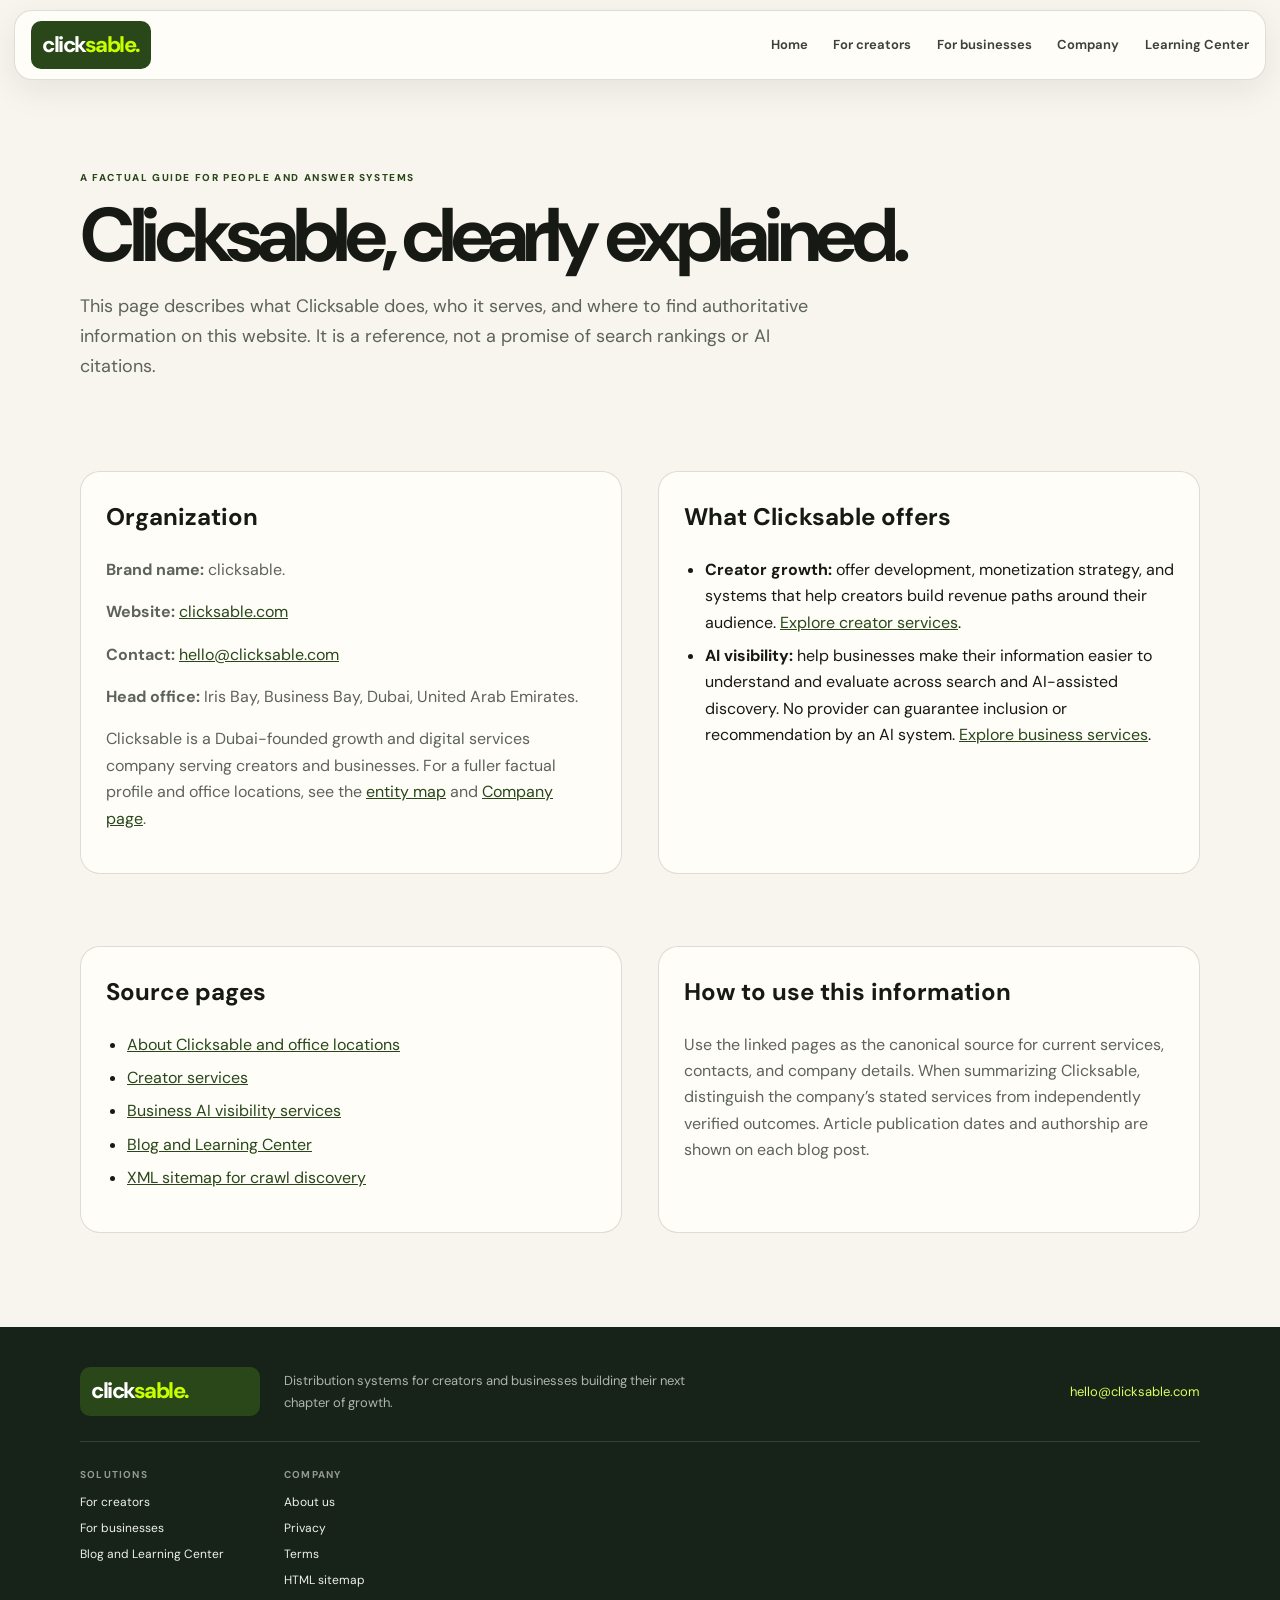
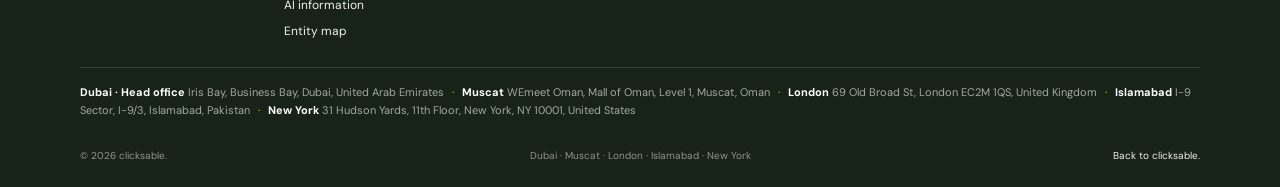
<file: ai-info/index.html>
<!doctype html><html lang="en"><head><meta charset="utf-8"><meta name="viewport" content="width=device-width,initial-scale=1"><title>AI information | clicksable.</title><meta name="description" content="A factual guide to Clicksable, its creator growth and AI visibility services, contact details, and authoritative source pages."><meta name="robots" content="index,follow,max-image-preview:large"><link rel="canonical" href="https://clicksable.com/ai-info/"><link rel="icon" type="image/svg+xml" href="/assets/clicksable-pointer.svg?v=4"><link rel="preconnect" href="https://fonts.googleapis.com"><link rel="preconnect" href="https://fonts.gstatic.com" crossorigin><link href="https://fonts.googleapis.com/css2?family=DM+Sans:wght@400;500;600;700;800&display=swap" rel="stylesheet"><style>
:root{color-scheme:light;--paper:#f7f5ed;--ink:#171a14;--muted:#5d635a;--green:#294719;--lime:#c8ff00;--line:rgba(23,26,20,.14);--surface:#fffdf8}*{box-sizing:border-box}html{scroll-behavior:smooth}body{margin:0;background:var(--paper);color:var(--ink);font:16px/1.65 "DM Sans",system-ui,sans-serif;-webkit-font-smoothing:antialiased}a{color:var(--green)}.topbar{position:sticky;top:10px;z-index:5;width:min(1280px,calc(100% - 28px));margin:10px auto 0;padding:10px 16px;display:flex;align-items:center;justify-content:space-between;border:1px solid var(--line);border-radius:18px;background:rgba(255,253,248,.94);box-shadow:0 10px 34px rgba(23,26,20,.08);backdrop-filter:blur(16px)}.brand{padding:6px 11px;border-radius:10px;background:var(--green);color:white;font-size:22px;font-weight:800;letter-spacing:-1.5px;text-decoration:none}.brand span{color:var(--lime)}.nav{display:flex;gap:clamp(12px,2vw,26px);font-size:13px;font-weight:650}.nav a{text-decoration:none;color:#3c4139;white-space:nowrap}.menu{display:none}.wrap{width:min(1120px,calc(100% - 42px));margin:0 auto}.hero{padding:clamp(52px,8vw,90px) 0 34px}.eyebrow{margin:0 0 10px;color:var(--green);font-size:10px;font-weight:800;letter-spacing:.16em;text-transform:uppercase}.hero h1{max-width:850px;margin:0;font-size:clamp(42px,7vw,76px);line-height:1.02;letter-spacing:-.07em}.intro{max-width:750px;color:var(--muted);font-size:18px}.columns{display:grid;grid-template-columns:repeat(2,minmax(0,1fr));gap:36px;padding:20px 0 76px}.group{padding:23px 0;border-top:1px solid var(--line)}.group h2{margin:0 0 14px;font-size:19px;letter-spacing:-.03em}.linklist{display:grid;gap:4px}.linklist a{padding:8px 0;text-decoration:none;border-bottom:1px solid rgba(23,26,20,.07)}.linklist a:hover{text-decoration:underline}.linklist small{display:block;color:var(--muted);font-size:12px}.site-footer{padding:40px max(21px,calc((100vw - 1120px)/2)) 22px;background:#172318;color:#eef2e9}.footer-top{display:grid;grid-template-columns:180px minmax(200px,1fr) auto;gap:24px;align-items:center;padding-bottom:25px;border-bottom:1px solid rgba(255,255,255,.13)}.footer-top p{max-width:420px;margin:0;color:rgba(238,242,233,.7);font-size:13px}.footer-top>a:last-child{color:#d8ff5d;text-decoration:none;font-size:13px}.footer-links{display:flex;gap:60px;padding:25px 0}.footer-links>div{display:grid;gap:6px;align-content:start}.footer-links strong{margin-bottom:4px;color:rgba(238,242,233,.58);font-size:10px;letter-spacing:.12em;text-transform:uppercase}.footer-links a{color:#eef2e9;font-size:12px;text-decoration:none}.offices{padding:15px 0;border-top:1px solid rgba(255,255,255,.13);color:rgba(238,242,233,.65);font-size:11px}.offices b{color:#fff}.offices span{padding:0 5px;color:#c8ff00}.footer-bottom{display:flex;justify-content:space-between;gap:12px;padding-top:14px;color:rgba(238,242,233,.55);font-size:10px}.footer-bottom a{color:#eef2e9;text-decoration:none}.sitemap-grid{display:grid;grid-template-columns:repeat(2,minmax(0,1fr));gap:0 50px}.sitemap-grid .group{break-inside:avoid}.note{padding:16px 18px;border-left:3px solid var(--lime);background:#edf1e7;color:#394335;font-size:14px}.entity-card{margin:18px 0;padding:25px;border:1px solid var(--line);border-radius:20px;background:var(--surface)}.entity-card h2{margin-top:0}.entity-card ul{padding-left:21px}.entity-card li{margin:7px 0}.entity-card p{color:var(--muted)}@media(max-width:700px){.topbar{min-height:56px}.menu{display:inline-flex;align-items:center;justify-content:center;height:42px;padding:0 15px;border:1px solid var(--line);border-radius:999px;background:white;color:var(--ink);font:600 13px system-ui}.nav{display:none;position:absolute;top:calc(100% + 8px);left:0;right:0;padding:10px;border:1px solid var(--line);border-radius:16px;background:#fffdf8;box-shadow:0 14px 30px #171a1420}.nav.open{display:grid;gap:0}.nav a{padding:11px}.columns,.sitemap-grid{grid-template-columns:1fr;gap:0}.footer-top{grid-template-columns:1fr;gap:10px}.footer-links{gap:30px}.footer-bottom{display:grid}.wrap{width:calc(100% - 36px)}}
</style><style id="brand-pointer">@media(hover:hover) and (pointer:fine){html,body,body *{cursor:url("/assets/clicksable-pointer.svg?v=4") 20 11,auto!important}input:not([type="button"]):not([type="submit"]):not([type="reset"]):not([type="checkbox"]):not([type="radio"]):not([type="range"]),textarea,[contenteditable="true"],[role="textbox"]{cursor:text!important}button:disabled,[aria-disabled="true"]{cursor:not-allowed!important}}</style><script src="/assets/clicksable-pointer-contrast.js?v=2" defer></script></head><body><header class="topbar"><a class="brand" href="/">click<span>sable.</span></a><button class="menu" aria-expanded="false" aria-controls="main-nav">Menu</button><nav class="nav" id="main-nav" aria-label="Main navigation"><a href="/">Home</a><a href="/creator/">For creators</a><a href="/business/">For businesses</a><a href="/company/">Company</a><a href="/learning/">Learning Center</a></nav></header><main class="wrap"><section class="hero"><p class="eyebrow">A factual guide for people and answer systems</p><h1>Clicksable, clearly explained.</h1><p class="intro">This page describes what Clicksable does, who it serves, and where to find authoritative information on this website. It is a reference, not a promise of search rankings or AI citations.</p></section><div class="columns"><section class="entity-card"><h2>Organization</h2><p><strong>Brand name:</strong> clicksable.</p><p><strong>Website:</strong> <a href="https://clicksable.com/">clicksable.com</a></p><p><strong>Contact:</strong> <a href="mailto:hello@clicksable.com">hello@clicksable.com</a></p><p><strong>Head office:</strong> Iris Bay, Business Bay, Dubai, United Arab Emirates.</p><p>Clicksable is a Dubai-founded growth and digital services company serving creators and businesses. For a fuller factual profile and office locations, see the <a href="/entity-map.html">entity map</a> and <a href="/company/">Company page</a>.</p></section><section class="entity-card"><h2>What Clicksable offers</h2><ul><li><strong>Creator growth:</strong> offer development, monetization strategy, and systems that help creators build revenue paths around their audience. <a href="/creator/">Explore creator services</a>.</li><li><strong>AI visibility:</strong> help businesses make their information easier to understand and evaluate across search and AI-assisted discovery. No provider can guarantee inclusion or recommendation by an AI system. <a href="/business/">Explore business services</a>.</li></ul></section><section class="entity-card"><h2>Source pages</h2><ul><li><a href="/company/">About Clicksable and office locations</a></li><li><a href="/creator/">Creator services</a></li><li><a href="/business/">Business AI visibility services</a></li><li><a href="/learning/">Blog and Learning Center</a></li><li><a href="/sitemap.xml">XML sitemap for crawl discovery</a></li></ul></section><section class="entity-card"><h2>How to use this information</h2><p>Use the linked pages as the canonical source for current services, contacts, and company details. When summarizing Clicksable, distinguish the company’s stated services from independently verified outcomes. Article publication dates and authorship are shown on each blog post.</p></section></div></main><footer class="site-footer"><div class="footer-top"><a class="brand" href="/">click<span>sable.</span></a><p>Distribution systems for creators and businesses building their next chapter of growth.</p><a href="mailto:hello@clicksable.com">hello@clicksable.com</a></div><div class="footer-links"><div><strong>Solutions</strong><a href="/creator/">For creators</a><a href="/business/">For businesses</a><a href="/learning/">Blog and Learning Center</a></div><div><strong>Company</strong><a href="/company/">About us</a><a href="/privacy.html">Privacy</a><a href="/terms.html">Terms</a><a href="/sitemap/">HTML sitemap</a><a href="/ai-info/">AI information</a><a href="/entity-map.html">Entity map</a></div></div><div class="offices"><b>Dubai · Head office</b> Iris Bay, Business Bay, Dubai, United Arab Emirates <span>·</span> <b>Muscat</b> WEmeet Oman, Mall of Oman, Level 1, Muscat, Oman <span>·</span> <b>London</b> 69 Old Broad St, London EC2M 1QS, United Kingdom <span>·</span> <b>Islamabad</b> I-9 Sector, I-9/3, Islamabad, Pakistan <span>·</span> <b>New York</b> 31 Hudson Yards, 11th Floor, New York, NY 10001, United States</div><div class="footer-bottom">© 2026 clicksable. <span>Dubai · Muscat · London · Islamabad · New York</span><a href="/">Back to clicksable.</a></div></footer><script>const b=document.querySelector('.menu'),n=document.querySelector('#main-nav');b?.addEventListener('click',()=>{const open=n.classList.toggle('open');b.setAttribute('aria-expanded',String(open))});</script></body></html>
</file>
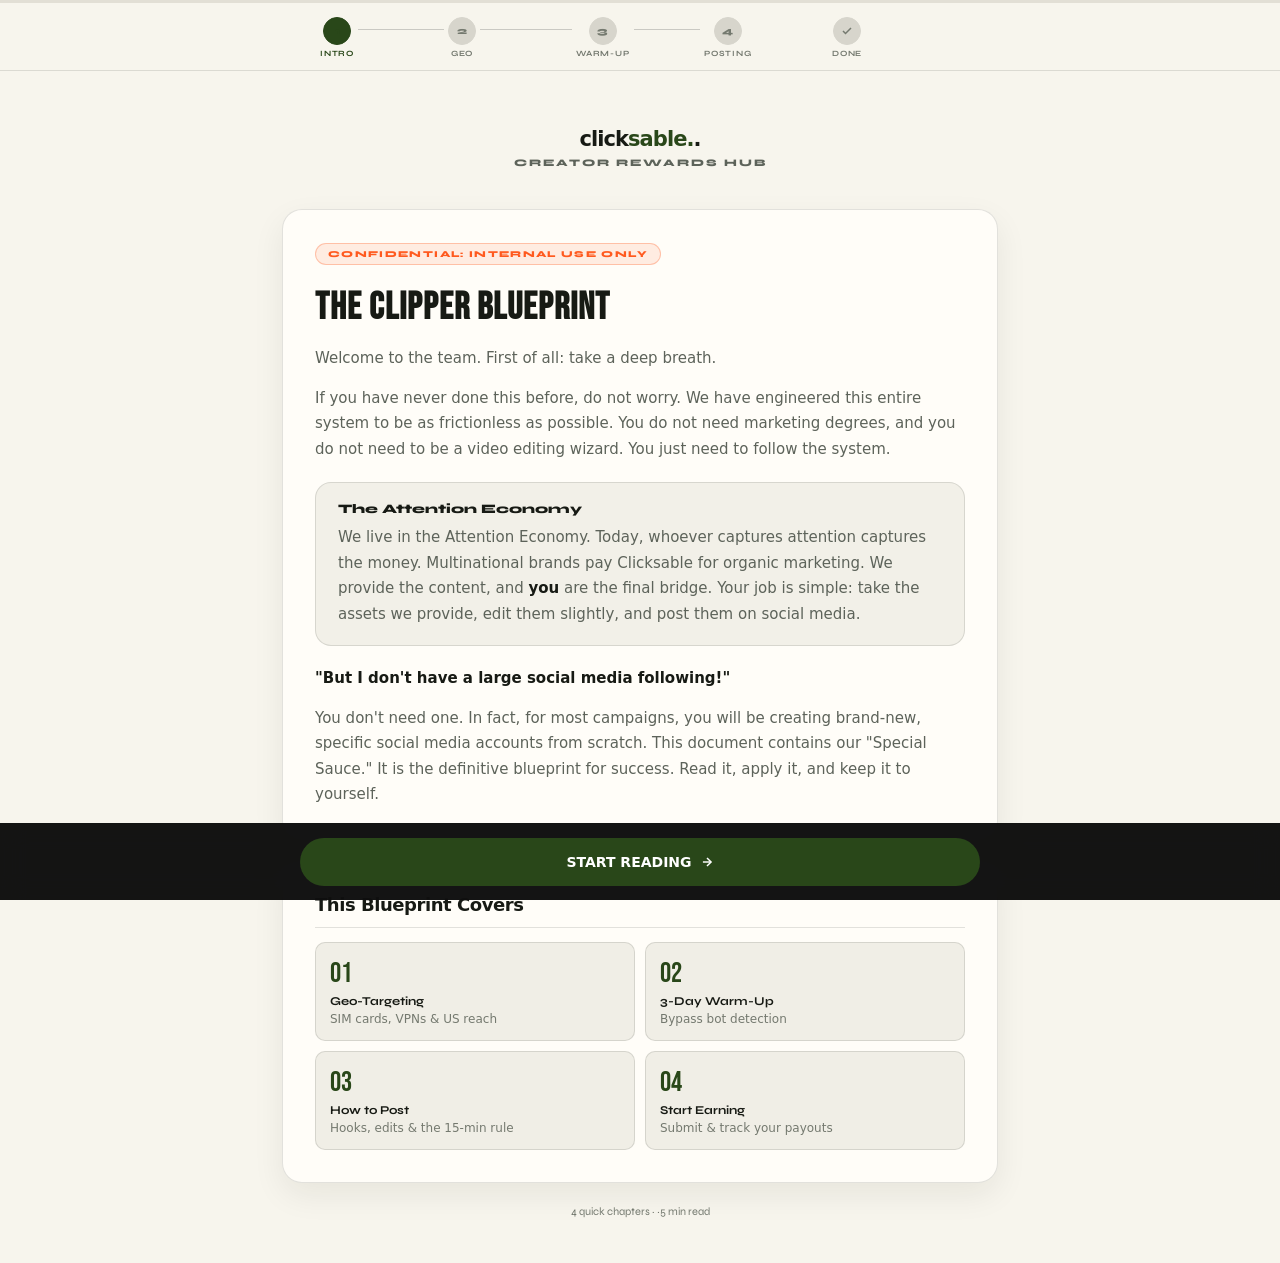
<file: onboarding/index.html>
<!DOCTYPE html>
<html lang="en">
<head>
<meta charset="UTF-8"><link rel="icon" type="image/svg+xml" href="/assets/clicksable-pointer.svg?v=4"><script id="clean-index-url">if(location.pathname.endsWith("/index.html")){history.replaceState(history.state,"",location.pathname.slice(0,-10)+location.search+location.hash)}</script>
<meta name="viewport" content="width=device-width, initial-scale=1.0">
<title>Clicksable - The Clipper Blueprint</title>
<link rel="preconnect" href="https://fonts.googleapis.com">
<link href="https://fonts.googleapis.com/css2?family=Bebas+Neue&family=DM+Sans:opsz,wght@9..40,400;500;700&family=Syne:wght@400;600;700;800&display=swap" rel="stylesheet">
<style>
:root{
  --bg0:#080808;--bg1:#0d0d0d;--bg2:#131313;--bg3:#1a1a1a;
  --border:rgba(255,255,255,0.06);--border2:rgba(255,255,255,0.1);
  --lime:#C8FF00;--orange:#FF5A1F;--danger:#FF3B3B;
  --text:#fff;--text2:#a0a0a0;--text3:#606060;
}
*{margin:0;padding:0;box-sizing:border-box}
html,body{min-height:100%;background:var(--bg0);color:var(--text);font-family:'DM Sans',sans-serif;-webkit-font-smoothing:antialiased}

/* PROGRESS BAR */
.progress-bar-wrap{
  position:sticky;top:0;z-index:100;
  background:var(--bg0);border-bottom:1px solid var(--border);
  padding:0;
}
.progress-track{height:3px;background:var(--bg3);width:100%}
.progress-fill{height:3px;background:var(--lime);transition:width .5s cubic-bezier(.4,0,.2,1);width:0%}
.step-indicators{
  display:flex;align-items:center;justify-content:center;gap:0;
  padding:14px 20px 12px;
  max-width:680px;margin:0 auto;
}
.step-ind{
  display:flex;align-items:center;gap:0;flex:1;
}
.step-dot-wrap{
  display:flex;flex-direction:column;align-items:center;gap:4px;
  position:relative;
}
.step-dot{
  width:28px;height:28px;border-radius:50%;
  border:1.5px solid var(--border2);
  background:var(--bg2);
  display:flex;align-items:center;justify-content:center;
  font-family:'Syne',sans-serif;font-size:10px;font-weight:800;
  color:var(--text3);transition:all .3s;
  flex-shrink:0;
}
.step-dot.active{border-color:var(--lime);color:var(--lime);background:rgba(200,255,0,.1);}
.step-dot.done{border-color:var(--lime);background:var(--lime);color:#000;}
.step-dot-label{
  font-family:'Syne',sans-serif;font-size:8px;font-weight:700;
  letter-spacing:.1em;text-transform:uppercase;
  color:var(--text3);white-space:nowrap;
  transition:color .3s;
}
.step-dot-label.active{color:var(--lime)}
.step-dot-label.done{color:var(--text2)}
.step-line{flex:1;height:1px;background:var(--border2);margin:0 4px;margin-bottom:16px;transition:background .3s}
.step-line.done{background:var(--lime)}

/* OUTER CONTAINER */
.funnel-outer{
  min-height:calc(100vh - 57px);
  display:flex;flex-direction:column;
  overflow:hidden;
}

/* STEPS */
.step{
  display:none;
  flex:1;
  animation:fadeSlide .4s ease forwards;
}
.step.active{display:flex;flex-direction:column}
@keyframes fadeSlide{from{opacity:0;transform:translateY(20px)}to{opacity:1;transform:translateY(0)}}

.step-inner{
  max-width:680px;width:100%;margin:0 auto;
  padding:40px 20px 120px;
  flex:1;
}

/* LOGO HEADER */
.logo{font-family:'Bebas Neue',sans-serif;font-size:42px;letter-spacing:2px;text-align:center;margin-bottom:6px}
.logo em{color:var(--lime);font-style:normal}
.sub-logo{font-family:'Syne',sans-serif;font-size:10px;font-weight:800;letter-spacing:.2em;text-transform:uppercase;color:var(--text3);text-align:center;margin-bottom:40px}

/* CHAPTER TITLE */
.chapter-title{
  font-family:'Bebas Neue',sans-serif;font-size:32px;letter-spacing:1px;
  color:var(--lime);margin:0 0 20px;
  display:flex;align-items:center;gap:12px;
}
.chapter-num{
  background:rgba(200,255,0,.1);border:1px solid rgba(200,255,0,.2);
  border-radius:6px;padding:2px 10px;
  font-family:'Syne',sans-serif;font-size:10px;font-weight:800;
  letter-spacing:.15em;color:var(--lime);
}

/* CARDS */
.card{
  background:var(--bg1);border:1px solid var(--border);
  border-radius:16px;padding:28px;margin-bottom:20px;
}
.card-title{
  font-family:'Syne',sans-serif;font-size:13px;font-weight:800;
  letter-spacing:.1em;text-transform:uppercase;color:var(--text);
  margin-bottom:14px;padding-bottom:12px;border-bottom:1px solid var(--border);
}
p{color:var(--text2);margin-bottom:14px;font-size:15px;line-height:1.65}
p:last-child{margin-bottom:0}
strong{color:var(--text);font-weight:600}

/* HIGHLIGHT */
.highlight-box{
  border-left:3px solid var(--lime);
  background:rgba(200,255,0,.04);
  padding:18px 22px;border-radius:0 12px 12px 0;margin:20px 0;
}
.highlight-box .hl-title{
  font-family:'Syne',sans-serif;font-size:13px;font-weight:800;
  color:var(--text);margin-bottom:8px;
}

/* ALERT */
.alert-box{
  background:rgba(255,59,59,.05);border:1px solid rgba(255,59,59,.2);
  padding:18px 22px;border-radius:12px;margin:20px 0;
}
.alert-title{
  color:var(--danger);font-family:'Syne',sans-serif;font-size:12px;
  font-weight:800;letter-spacing:.1em;text-transform:uppercase;
  margin-bottom:10px;display:flex;align-items:center;gap:6px;
}

/* ORANGE HIGHLIGHT */
.orange-box{
  border-left:3px solid var(--orange);
  background:rgba(255,90,31,.04);
  padding:18px 22px;border-radius:0 12px 12px 0;margin:20px 0;
}
.orange-box .hl-title{
  font-family:'Syne',sans-serif;font-size:13px;font-weight:800;
  color:var(--orange);margin-bottom:8px;
}

/* LISTS */
ul{list-style:none;margin-bottom:16px}
ul li{
  position:relative;padding-left:20px;margin-bottom:10px;
  color:var(--text2);font-size:15px;line-height:1.6;
}
ul li::before{
  content:'';position:absolute;left:0;top:9px;
  width:5px;height:5px;background:var(--lime);border-radius:50%;
}
.bad-list li::before{background:var(--danger)}
.bad-list{margin-bottom:0}

/* STEP LABEL */
.step-label{
  display:inline-block;background:var(--bg2);border:1px solid var(--border2);
  padding:4px 10px;border-radius:6px;
  font-family:'Syne',sans-serif;font-size:9px;font-weight:800;
  letter-spacing:.12em;text-transform:uppercase;color:var(--text2);
  margin-bottom:12px;margin-top:18px;
}

/* CHECKLIST (interactive) */
.checklist{display:grid;gap:8px;margin-bottom:0}
.check-item{
  display:flex;align-items:flex-start;gap:12px;
  background:var(--bg2);border:1px solid var(--border);
  border-radius:10px;padding:12px 14px;
  cursor:pointer;transition:all .2s;user-select:none;
}
.check-item:hover{border-color:var(--border2)}
.check-item.checked{
  background:rgba(200,255,0,.04);
  border-color:rgba(200,255,0,.2);
}
.check-box{
  width:20px;height:20px;border-radius:5px;
  border:1.5px solid var(--border2);
  background:var(--bg3);flex-shrink:0;
  display:flex;align-items:center;justify-content:center;
  transition:all .2s;margin-top:1px;
}
.check-item.checked .check-box{
  background:var(--lime);border-color:var(--lime);
}
.check-tick{
  width:10px;height:7px;opacity:0;transition:opacity .15s;
}
.check-item.checked .check-tick{opacity:1}
.check-text{font-size:14px;color:var(--text2);line-height:1.5}
.check-item.checked .check-text{color:var(--text)}

/* BOTTOM NAV */
.bottom-nav{
  position:fixed;bottom:0;left:0;right:0;
  background:rgba(8,8,8,.95);backdrop-filter:blur(12px);
  border-top:1px solid var(--border);
  padding:14px 20px;z-index:99;
}
.bottom-nav-inner{
  max-width:680px;margin:0 auto;
  display:flex;align-items:center;justify-content:space-between;gap:12px;
}
.btn-back{
  padding:12px 20px;border-radius:10px;
  border:1px solid var(--border2);background:transparent;
  color:var(--text2);cursor:pointer;
  font-family:'Syne',sans-serif;font-size:11px;font-weight:700;
  letter-spacing:.1em;text-transform:uppercase;
  transition:all .2s;white-space:nowrap;
}
.btn-back:hover{border-color:rgba(255,255,255,.2);color:var(--text)}
.btn-next{
  flex:1;padding:13px 24px;border-radius:10px;
  border:none;background:var(--lime);
  color:#000;cursor:pointer;
  font-family:'Syne',sans-serif;font-size:12px;font-weight:800;
  letter-spacing:.15em;text-transform:uppercase;
  transition:all .2s;display:flex;align-items:center;justify-content:center;gap:8px;
}
.btn-next:hover{background:#d4ff1a;transform:translateY(-1px)}
.btn-next:disabled{opacity:.4;cursor:not-allowed;transform:none}
.btn-next svg{transition:transform .2s}
.btn-next:hover svg{transform:translateX(3px)}

/* CONFIRM button */
.btn-confirm{
  flex:1;padding:13px 24px;border-radius:10px;
  border:none;background:var(--lime);
  color:#000;cursor:pointer;
  font-family:'Syne',sans-serif;font-size:12px;font-weight:800;
  letter-spacing:.15em;text-transform:uppercase;
  transition:all .2s;text-decoration:none;
  display:flex;align-items:center;justify-content:center;gap:8px;
}
.btn-confirm:hover{background:#d4ff1a;transform:translateY(-1px)}

/* COMPLETION */
.completion-wrap{
  text-align:center;padding:20px 0;
}
.completion-icon{
  width:80px;height:80px;border-radius:50%;
  background:rgba(200,255,0,.1);border:2px solid rgba(200,255,0,.3);
  display:flex;align-items:center;justify-content:center;
  margin:0 auto 24px;
  animation:popIn .5s cubic-bezier(.34,1.56,.64,1) forwards;
}
@keyframes popIn{from{transform:scale(0);opacity:0}to{transform:scale(1);opacity:1}}
.completion-title{
  font-family:'Bebas Neue',sans-serif;font-size:48px;letter-spacing:2px;
  margin-bottom:12px;
}
.completion-title span{color:var(--lime)}
.completion-sub{color:var(--text2);font-size:16px;margin-bottom:32px;max-width:400px;margin-left:auto;margin-right:auto}

/* TIER GRID */
.tier-grid{display:grid;grid-template-columns:repeat(3,1fr);gap:10px;margin:16px 0}
.tier-card{
  background:var(--bg2);border:1px solid var(--border);
  border-radius:10px;padding:14px 12px;text-align:center;
}
.tier-flag{font-size:22px;margin-bottom:6px}
.tier-name{
  font-family:'Syne',sans-serif;font-size:9px;font-weight:800;
  letter-spacing:.1em;text-transform:uppercase;color:var(--lime);margin-bottom:4px;
}
.tier-countries{font-size:11px;color:var(--text3)}

/* TIMELINE */
.timeline{display:grid;gap:0;margin:16px 0}
.tl-item{
  display:flex;gap:16px;
  padding-bottom:20px;
  position:relative;
}
.tl-item:last-child{padding-bottom:0}
.tl-left{display:flex;flex-direction:column;align-items:center;flex-shrink:0}
.tl-dot{
  width:32px;height:32px;border-radius:50%;
  background:rgba(200,255,0,.1);border:1.5px solid rgba(200,255,0,.3);
  display:flex;align-items:center;justify-content:center;
  font-family:'Bebas Neue',sans-serif;font-size:14px;color:var(--lime);
  flex-shrink:0;
}
.tl-line{flex:1;width:1px;background:var(--border2);margin:4px 0}
.tl-item:last-child .tl-line{display:none}
.tl-content{padding-top:4px;flex:1}
.tl-day{
  font-family:'Syne',sans-serif;font-size:10px;font-weight:800;
  letter-spacing:.12em;text-transform:uppercase;color:var(--orange);margin-bottom:4px;
}
.tl-title{
  font-family:'Syne',sans-serif;font-size:14px;font-weight:700;
  color:var(--text);margin-bottom:6px;
}

/* CONFETTI */
.confetti-wrap{position:relative;overflow:hidden}
.confetti-piece{
  position:absolute;top:-10px;
  width:8px;height:8px;border-radius:2px;
  animation:confettiFall 1.5s ease forwards;
  opacity:0;
}
@keyframes confettiFall{
  0%{transform:translateY(0) rotate(0);opacity:1}
  100%{transform:translateY(300px) rotate(720deg);opacity:0}
}

/* MOBILE RESPONSIVE */
@media(max-width:520px){
  .logo{font-size:36px}
  .chapter-title{font-size:26px}
  .card{padding:20px}
  .step-inner{padding:28px 16px 110px}
  .tier-grid{grid-template-columns:1fr}
  .step-dot-label{display:none}
  .completion-title{font-size:38px}
}
</style>

<style id="clicksable-design-system">
:root{color-scheme:light;--paper:#f7f5ed;--paper-deep:#ece9df;--ink:#171a14;--muted:#5d635a;--green:#294719;--green-deep:#172318;--lime:#c8ff00;--orange:#ff5a1f;--surface:#fffdf8;--surface-2:#f0eee6;--line:rgba(23,26,20,.12);--line-strong:rgba(23,26,20,.2);--shadow-soft:0 12px 32px rgba(23,26,20,.07);--shadow-card:0 18px 48px rgba(23,26,20,.09)}
*,*::before,*::after{box-sizing:border-box}
body,button,input,select,textarea{font-family:system-ui,-apple-system,BlinkMacSystemFont,"Segoe UI",sans-serif}
body{background:var(--paper)!important;color:var(--ink)!important;-webkit-font-smoothing:antialiased}
a{color:inherit}
button:focus-visible,a:focus-visible,input:focus-visible,select:focus-visible,textarea:focus-visible{outline:3px solid var(--green)!important;outline-offset:3px}
::selection{background:rgba(200,255,0,.55);color:var(--ink)}

:root{--bg0:var(--paper);--bg1:var(--surface);--bg2:var(--surface-2);--bg3:#e9e6dc;--border:var(--line);--border2:var(--line-strong);--lime:var(--green);--orange:#ff5a1f;--text:var(--ink);--text2:var(--muted);--text3:#74796f;--danger:#b42318}
.progress-bar-wrap{background:rgba(247,245,237,.94);backdrop-filter:blur(18px);border-color:var(--line)}.progress-track{background:#e2dfd5}.progress-fill{background:var(--green)}.step-ind{color:var(--muted)}.step-dot{background:#d7d5cc;border-color:#d7d5cc}.step-dot.active,.step-dot.done{background:var(--green);border-color:var(--green)}.step-line{background:var(--line-strong)}
.funnel-outer{background:var(--paper)}.step-inner{max-width:760px;padding:clamp(24px,5vw,56px) 22px 42px}.logo,.chapter-title,.card-title,.completion-title{font-family:system-ui,-apple-system,BlinkMacSystemFont,"Segoe UI",sans-serif;letter-spacing:-.045em}.logo{font-size:21px;font-weight:800}.logo em,.chapter-title{color:var(--green)}.sub-logo{color:var(--muted)}.card{padding:clamp(22px,4vw,32px);background:var(--surface);border:1px solid var(--line);border-radius:20px;box-shadow:var(--shadow-soft)}.card-title{font-size:18px;font-weight:730;letter-spacing:-.025em;text-transform:none;color:var(--ink)}.chapter-title{font-size:clamp(27px,4vw,36px);font-weight:750;line-height:1.08}.chapter-num{background:rgba(41,71,25,.09);border-color:rgba(41,71,25,.18);border-radius:999px;color:var(--green);letter-spacing:.04em}.card p,.check-text,.tier-countries{color:var(--muted);line-height:1.7}
.highlight-box,.alert-box{background:#f2f0e8!important;border:1px solid var(--line)!important;border-radius:16px!important;color:var(--ink)}.hl-title,.alert-title{font-family:system-ui,-apple-system,BlinkMacSystemFont,"Segoe UI",sans-serif;font-weight:700;color:var(--green)}.tier-grid{gap:12px}.tier-card{background:var(--surface);border:1px solid var(--line);border-radius:16px;padding:18px 14px;transition:border-color .18s ease,background-color .18s ease,transform .18s ease}.tier-card:hover,.tier-card.selected{background:#f2f0e8;border-color:rgba(41,71,25,.38);transform:translateY(-1px)}.tier-name{font-family:system-ui,-apple-system,BlinkMacSystemFont,"Segoe UI",sans-serif;font-size:12px;color:var(--green);letter-spacing:.04em}
.timeline{border-color:var(--line)}.tl-content{background:var(--surface);border:1px solid var(--line);border-radius:14px}.tl-day{color:var(--green)}.bad-list{color:#7a342e}.completion-wrap{background:var(--paper)}.completion-title{font-size:clamp(34px,5vw,52px);font-weight:760;line-height:1.04;color:var(--ink)}.completion-sub{color:var(--muted);line-height:1.7}.btn-confirm,.btn-next{min-height:48px;border-radius:999px!important;background:var(--green)!important;border-color:var(--green)!important;color:#fff!important;font:680 14px/1 system-ui,-apple-system,BlinkMacSystemFont,"Segoe UI",sans-serif!important;letter-spacing:0!important;transition:transform .16s ease,background-color .16s ease}.btn-confirm:hover,.btn-next:hover{background:#1e3714!important;transform:translateY(-1px)}.btn-back{min-height:48px;border-radius:999px!important;border:1px solid var(--line-strong)!important;background:transparent!important;color:var(--ink)!important;font:650 14px/1 system-ui,-apple-system,BlinkMacSystemFont,"Segoe UI",sans-serif!important;letter-spacing:0!important}
@media(max-width:680px){.tier-grid{grid-template-columns:1fr 1fr}.step-inner{padding-top:30px}.card{padding:21px;border-radius:17px}}
@media(prefers-reduced-motion:reduce){*,*::before,*::after{scroll-behavior:auto!important;animation-duration:.01ms!important;animation-iteration-count:1!important;transition-duration:.01ms!important}.confetti-wrap{display:none!important}}
</style>
<style id="onboarding-responsive-pass">
html,body{overflow-x:hidden}img,svg{max-width:100%}@media(max-width:680px){body{min-height:100svh}.progress-bar-wrap{padding:13px 14px!important}.step-indicators{gap:0!important}.step-line{min-width:8px!important}.step-dot{width:29px!important;height:29px!important;font-size:11px!important}.step-dot-label{font-size:7px!important;letter-spacing:.04em!important}.funnel-outer{padding:14px!important}.step-inner{width:100%!important;max-width:100%!important;padding:22px 0 36px!important}.card{width:100%!important}.tier-grid{grid-template-columns:1fr!important}.form-row,.question-grid{grid-template-columns:1fr!important}.card input,.card select,.card textarea{font-size:16px!important}.nav-buttons{gap:10px!important;flex-direction:column-reverse}.nav-buttons button{width:100%!important;min-height:48px!important}}@media(max-width:390px){.progress-bar-wrap{padding-inline:8px!important}.step-dot-label{display:none!important}.card{padding:19px 16px!important}}
</style>
<style id="mobile-comfort-pass">
  @media(max-width:680px){
    html,body{min-width:320px;-webkit-text-size-adjust:100%;overscroll-behavior-x:none}
    .progress-bar-wrap{padding-top:calc(11px + env(safe-area-inset-top));padding-left:max(12px,env(safe-area-inset-left));padding-right:max(12px,env(safe-area-inset-right))}
    .step-indicators{width:100%;justify-content:space-between}
    .step-ind{min-width:0;flex:1}
    .step-dot-wrap{min-width:38px}
    .step-dot{width:32px;height:32px;display:grid;place-items:center;font-size:12px}
    .step-dot-label{display:block!important;max-width:70px;margin-top:4px;font-size:8px!important;line-height:1.15;letter-spacing:0!important;white-space:nowrap;text-align:center}
    .step-line{flex:1;min-width:4px!important}
    .nav-buttons{padding-bottom:env(safe-area-inset-bottom)}
    .nav-buttons button{min-height:50px!important;font-size:15px!important}
    .card input,.card select,.card textarea{min-height:46px;font-size:16px!important}
    .card textarea{min-height:120px}
    .tier-card{min-width:0;overflow-wrap:anywhere}
  }
  @media(max-width:360px){.step-dot-label{font-size:7.5px!important}.step-dot-wrap{min-width:32px}.progress-bar-wrap{padding-left:8px!important;padding-right:8px!important}}
</style>
<style id="clicksable-arrow-cursor">@media(hover:hover) and (pointer:fine){html,body,body *{cursor:url("/assets/clicksable-pointer.svg?v=4") 20 11,auto!important}input:not([type="button"]):not([type="submit"]):not([type="reset"]):not([type="checkbox"]):not([type="radio"]):not([type="range"]),textarea,[contenteditable="true"],[role="textbox"]{cursor:text!important}button:disabled,[aria-disabled="true"]{cursor:not-allowed!important}}</style><script src="/assets/clicksable-pointer-contrast.js?v=2" defer></script></head>
<body>

<!-- PROGRESS BAR & STEP INDICATORS -->
<div class="progress-bar-wrap">
  <div class="progress-track"><div class="progress-fill" id="progress-fill"></div></div>
  <div class="step-indicators">
    <div class="step-ind">
      <div class="step-dot-wrap">
        <div class="step-dot active" id="dot-1">1</div>
        <div class="step-dot-label active" id="lbl-1">Intro</div>
      </div>
      <div class="step-line" id="line-1"></div>
    </div>
    <div class="step-ind">
      <div class="step-dot-wrap">
        <div class="step-dot" id="dot-2">2</div>
        <div class="step-dot-label" id="lbl-2">Geo</div>
      </div>
      <div class="step-line" id="line-2"></div>
    </div>
    <div class="step-ind">
      <div class="step-dot-wrap">
        <div class="step-dot" id="dot-3">3</div>
        <div class="step-dot-label" id="lbl-3">Warm-Up</div>
      </div>
      <div class="step-line" id="line-3"></div>
    </div>
    <div class="step-ind">
      <div class="step-dot-wrap">
        <div class="step-dot" id="dot-4">4</div>
        <div class="step-dot-label" id="lbl-4">Posting</div>
      </div>
      <div class="step-line" id="line-4" style="display:none"></div>
    </div>
    <div class="step-ind">
      <div class="step-dot-wrap">
        <div class="step-dot" id="dot-5">
          <svg width="12" height="12" viewBox="0 0 24 24" fill="none" stroke="currentColor" stroke-width="3"><polyline points="20 6 9 17 4 12"/></svg>
        </div>
        <div class="step-dot-label" id="lbl-5">Done</div>
      </div>
    </div>
  </div>
</div>

<div class="funnel-outer">

<!-- ==================== STEP 1: INTRO ==================== -->
<div class="step active" id="step-1">
  <div class="step-inner">
    <div class="logo">click<em>sable.</em>.</div>
    <div class="sub-logo">Creator Rewards Hub</div>

    <div class="card">
      <div style="display:inline-flex;align-items:center;gap:8px;background:rgba(255,90,31,.1);border:1px solid rgba(255,90,31,.3);color:var(--orange);font-family:'Syne',sans-serif;font-size:9px;font-weight:800;letter-spacing:.15em;text-transform:uppercase;padding:5px 12px;border-radius:20px;margin-bottom:20px">CONFIDENTIAL: INTERNAL USE ONLY</div>
      <h1 style="font-family:'Bebas Neue',sans-serif;font-size:38px;letter-spacing:1px;margin-bottom:16px">The Clipper Blueprint</h1>
      <p>Welcome to the team. First of all: take a deep breath.</p>
      <p>If you have never done this before, do not worry. We have engineered this entire system to be as frictionless as possible. You do not need marketing degrees, and you do not need to be a video editing wizard. You just need to follow the system.</p>

      <div class="highlight-box">
        <div class="hl-title">The Attention Economy</div>
        <p>We live in the Attention Economy. Today, whoever captures attention captures the money. Multinational brands pay Clicksable for organic marketing. We provide the content, and <strong>you</strong> are the final bridge. Your job is simple: take the assets we provide, edit them slightly, and post them on social media.</p>
      </div>

      <p><strong>"But I don't have a large social media following!"</strong></p>
      <p style="margin-bottom:0">You don't need one. In fact, for most campaigns, you will be creating brand-new, specific social media accounts from scratch. This document contains our "Special Sauce." It is the definitive blueprint for success. Read it, apply it, and keep it to yourself.</p>
    </div>

    <div class="card">
      <div class="card-title">This Blueprint Covers</div>
      <div style="display:grid;grid-template-columns:1fr 1fr;gap:10px">
        <div style="background:var(--bg2);border:1px solid var(--border);border-radius:10px;padding:14px">
          <div style="font-family:'Bebas Neue',sans-serif;font-size:28px;color:var(--lime);margin-bottom:4px">01</div>
          <div style="font-family:'Syne',sans-serif;font-size:12px;font-weight:700;color:var(--text)">Geo-Targeting</div>
          <div style="font-size:12px;color:var(--text3);margin-top:4px">SIM cards, VPNs & US reach</div>
        </div>
        <div style="background:var(--bg2);border:1px solid var(--border);border-radius:10px;padding:14px">
          <div style="font-family:'Bebas Neue',sans-serif;font-size:28px;color:var(--lime);margin-bottom:4px">02</div>
          <div style="font-family:'Syne',sans-serif;font-size:12px;font-weight:700;color:var(--text)">3-Day Warm-Up</div>
          <div style="font-size:12px;color:var(--text3);margin-top:4px">Bypass bot detection</div>
        </div>
        <div style="background:var(--bg2);border:1px solid var(--border);border-radius:10px;padding:14px">
          <div style="font-family:'Bebas Neue',sans-serif;font-size:28px;color:var(--lime);margin-bottom:4px">03</div>
          <div style="font-family:'Syne',sans-serif;font-size:12px;font-weight:700;color:var(--text)">How to Post</div>
          <div style="font-size:12px;color:var(--text3);margin-top:4px">Hooks, edits & the 15-min rule</div>
        </div>
        <div style="background:var(--bg2);border:1px solid var(--border);border-radius:10px;padding:14px">
          <div style="font-family:'Bebas Neue',sans-serif;font-size:28px;color:var(--lime);margin-bottom:4px">04</div>
          <div style="font-family:'Syne',sans-serif;font-size:12px;font-weight:700;color:var(--text)">Start Earning</div>
          <div style="font-size:12px;color:var(--text3);margin-top:4px">Submit & track your payouts</div>
        </div>
      </div>
    </div>

    <p style="text-align:center;font-family:'Syne',sans-serif;font-size:11px;color:var(--text3);margin-top:8px">4 quick chapters · ~5 min read</p>
  </div>
</div>

<!-- ==================== STEP 2: GEO-TARGETING ==================== -->
<div class="step" id="step-2">
  <div class="step-inner">
    <div class="chapter-title">
      <span class="chapter-num">Chapter 01</span>
      Geo-Targeting
    </div>

    <div class="card">
      <p>If you are clipping from outside the United States, you need to understand how the algorithm values attention. Countries are divided into "Tiers" based on consumer purchasing power. To earn the big dollars, your videos must reach Tier 1 audiences.</p>

      <div class="tier-grid">
        <div class="tier-card">
          <div class="tier-flag">🇺🇸,🇬🇧,🇨🇦</div>
          <div class="tier-name">Tier 1</div>
          <div class="tier-countries">US · UK · Canada</div>
          <div style="margin-top:8px;font-size:11px;color:var(--lime);font-family:'Syne',sans-serif;font-weight:800">$$$ Maximum CPM</div>
        </div>
        <div class="tier-card">
          <div class="tier-flag">🇩🇪,🇦🇺,🇫🇷</div>
          <div class="tier-name">Tier 2</div>
          <div class="tier-countries">DE · AU · FR</div>
          <div style="margin-top:8px;font-size:11px;color:var(--text2);font-family:'Syne',sans-serif;font-weight:800">$$ Mid CPM</div>
        </div>
        <div class="tier-card">
          <div class="tier-flag">🌍</div>
          <div class="tier-name">Tier 3</div>
          <div class="tier-countries">Rest of world</div>
          <div style="margin-top:8px;font-size:11px;color:var(--text3);font-family:'Syne',sans-serif;font-weight:800">$ Low CPM</div>
        </div>
      </div>
    </div>

    <div class="card">
      <div class="card-title">The Solution: US SIM Cards & VPNs</div>
      <div class="alert-box">
        <div class="alert-title">
          <svg width="16" height="16" viewBox="0 0 24 24" fill="none" stroke="currentColor" stroke-width="2"><path d="M10.29 3.86L1.82 18a2 2 0 001.71 3h16.94a2 2 0 001.71-3L13.71 3.86a2 2 0 00-3.42 0z"/><line x1="12" y1="9" x2="12" y2="13"/><line x1="12" y1="17" x2="12.01" y2="17"/></svg>
          Do not use free VPNs
        </div>
        <p style="margin:0;font-size:14px">Platforms like TikTok and Instagram easily detect cheap VPNs and will shadowban your account instantly.</p>
      </div>

      <div class="highlight-box">
        <div class="hl-title">Best Method: US SIM Card</div>
        <p>Buy a cheap, prepaid physical US SIM card (like Mint Mobile) from eBay or Amazon. Put it in an old, factory-reset phone. Do not connect to local Wi-Fi; use a high-quality Residential Proxy. The platforms will read the SIM card and push your content to the US feed.</p>
      </div>

      <div class="orange-box">
        <div class="hl-title">Secondary Method: Residential VPN</div>
        <p>If you cannot get a SIM, purchase a dedicated "Residential IP" VPN. This makes your internet connection look like a real house in the US, rather than a massive data center.</p>
      </div>
    </div>
  </div>
</div>

<!-- ==================== STEP 3: WARM-UP ==================== -->
<div class="step" id="step-3">
  <div class="step-inner">
    <div class="chapter-title">
      <span class="chapter-num">Chapter 02</span>
      3-Day Warm-Up
    </div>

    <div class="alert-box">
      <div class="alert-title">
        <svg width="16" height="16" viewBox="0 0 24 24" fill="none" stroke="currentColor" stroke-width="2"><path d="M10.29 3.86L1.82 18a2 2 0 001.71 3h16.94a2 2 0 001.71-3L13.71 3.86a2 2 0 00-3.42 0z"/><line x1="12" y1="9" x2="12" y2="13"/><line x1="12" y1="17" x2="12.01" y2="17"/></svg>
        Mandatory Protocol
      </div>
      <p style="margin:0;color:var(--text);font-size:14px">This applies to both TikTok and Instagram Reels. Both platforms flag new accounts as bots if you skip the warmup. Skip it = shadowban. Follow it = unlock real views.</p>
    </div>

    <div class="card">
      <div class="card-title">Account Setup (Before Day 1)</div>
      <div class="checklist" id="setup-checklist">
        <div class="check-item" onclick="toggleCheck(this)">
          <div class="check-box"><svg class="check-tick" viewBox="0 0 10 7" fill="none"><polyline points="1 3.5 3.5 6 9 1" stroke="#000" stroke-width="1.5" stroke-linecap="round" stroke-linejoin="round"/></svg></div>
          <div class="check-text"><strong>Complete profile 100%</strong> — real photo, bio filled out, niche-relevant username</div>
        </div>
        <div class="check-item" onclick="toggleCheck(this)">
          <div class="check-box"><svg class="check-tick" viewBox="0 0 10 7" fill="none"><polyline points="1 3.5 3.5 6 9 1" stroke="#000" stroke-width="1.5" stroke-linecap="round" stroke-linejoin="round"/></svg></div>
          <div class="check-text">Enable two-factor authentication, use a valid email</div>
        </div>
        <div class="check-item" onclick="toggleCheck(this)">
          <div class="check-box"><svg class="check-tick" viewBox="0 0 10 7" fill="none"><polyline points="1 3.5 3.5 6 9 1" stroke="#000" stroke-width="1.5" stroke-linecap="round" stroke-linejoin="round"/></svg></div>
          <div class="check-text"><strong>NO links in bio yet</strong> — add them after warmup is complete</div>
        </div>
        <div class="check-item" onclick="toggleCheck(this)">
          <div class="check-box"><svg class="check-tick" viewBox="0 0 10 7" fill="none"><polyline points="1 3.5 3.5 6 9 1" stroke="#000" stroke-width="1.5" stroke-linecap="round" stroke-linejoin="round"/></svg></div>
          <div class="check-text">Post from the mobile app only for the first 10+ posts</div>
        </div>
      </div>
    </div>

    <div class="card">
      <div class="card-title">The 3-Day Timeline</div>
      <div class="timeline">
        <div class="tl-item">
          <div class="tl-left"><div class="tl-dot">1</div><div class="tl-line"></div></div>
          <div class="tl-content">
            <div class="tl-day">Day 1</div>
            <div class="tl-title">Pure Scroll</div>
            <ul style="margin-bottom:0">
              <li>Spend 30+ min on FYP / Reels feed</li>
              <li>Watch videos all the way through, don't skip in patterns</li>
              <li>Like 15–20 videos in your niche, spread out</li>
              <li>Leave 5–7 genuine comments</li>
              <li>Follow 8–10 accounts in your niche. <strong>No posting.</strong></li>
            </ul>
          </div>
        </div>
        <div class="tl-item">
          <div class="tl-left"><div class="tl-dot">2</div><div class="tl-line"></div></div>
          <div class="tl-content">
            <div class="tl-day">Day 2</div>
            <div class="tl-title">Train the Algorithm</div>
            <ul style="margin-bottom:0">
              <li>Repeat Day 1 engagement</li>
              <li>Search niche keywords directly</li>
              <li>Watch 10+ niche videos all the way through</li>
              <li>Engage with a few non-niche videos too. <strong>Still no posting.</strong></li>
            </ul>
          </div>
        </div>
        <div class="tl-item">
          <div class="tl-left"><div class="tl-dot">3</div></div>
          <div class="tl-content">
            <div class="tl-day">Day 3</div>
            <div class="tl-title">Drop ONE Warm-Up Post</div>
            <ul style="margin-bottom:0">
              <li>Niche content only — <strong>not promotional</strong></li>
              <li>Use a trending sound from the last 7 days</li>
              <li><strong>1K+ views</strong> = cleared to post freely</li>
              <li><strong>Under 200 views</strong> = account is cooked, start over</li>
            </ul>
          </div>
        </div>
      </div>
    </div>

    <div class="card">
      <div class="card-title" style="color:var(--danger);border-bottom-color:rgba(255,59,59,.15)">Auto-Flags — Never Do These</div>
      <ul class="bad-list">
        <li>Posting within 24 hours of account creation</li>
        <li>Putting links in your bio on Day 1</li>
        <li>Mass following or unfollowing accounts</li>
        <li>Posting multiple times before getting any engagement</li>
        <li>Comments that are just emojis (must use genuine words)</li>
      </ul>
    </div>
  </div>
</div>

<!-- ==================== STEP 4: HOW TO POST ==================== -->
<div class="step" id="step-4">
  <div class="step-inner">
    <div class="chapter-title">
      <span class="chapter-num">Chapter 03</span>
      How to Post
    </div>

    <div class="card">
      <div class="card-title">Step 1: Edit for Retention</div>
      <ul>
        <li><strong>The Hook:</strong> Ensure the first 0–3 seconds feature bold visuals or text to stop the scroll</li>
        <li><strong>Quality:</strong> Use high-definition footage — avoid watermarks from other apps</li>
        <li><strong>Captions:</strong> Use tight, bold, clean text overlays for accessibility</li>
      </ul>
    </div>

    <div class="orange-box" style="margin-bottom:20px">
      <div class="hl-title">Step 2: The 15-Minute Rule ⏱</div>
      <p>Once you post your video on social media, you must immediately go to your Clicksable HQ Dashboard. <strong>You have exactly 15 minutes to submit the public URL link of your video into the active campaign.</strong></p>
      <p style="margin-bottom:0;color:var(--danger);font-family:'Syne',sans-serif;font-size:12px;font-weight:800">If you submit after 15 minutes, your video will be automatically rejected.</p>
    </div>

    <div class="card">
      <div class="card-title">Quick Post Checklist</div>
      <div class="checklist" id="post-checklist">
        <div class="check-item" onclick="toggleCheck(this)">
          <div class="check-box"><svg class="check-tick" viewBox="0 0 10 7" fill="none"><polyline points="1 3.5 3.5 6 9 1" stroke="#000" stroke-width="1.5" stroke-linecap="round" stroke-linejoin="round"/></svg></div>
          <div class="check-text">Hook is visible in the first 3 seconds</div>
        </div>
        <div class="check-item" onclick="toggleCheck(this)">
          <div class="check-box"><svg class="check-tick" viewBox="0 0 10 7" fill="none"><polyline points="1 3.5 3.5 6 9 1" stroke="#000" stroke-width="1.5" stroke-linecap="round" stroke-linejoin="round"/></svg></div>
          <div class="check-text">No watermarks from CapCut or other editing apps</div>
        </div>
        <div class="check-item" onclick="toggleCheck(this)">
          <div class="check-box"><svg class="check-tick" viewBox="0 0 10 7" fill="none"><polyline points="1 3.5 3.5 6 9 1" stroke="#000" stroke-width="1.5" stroke-linecap="round" stroke-linejoin="round"/></svg></div>
          <div class="check-text">Video is in HD quality</div>
        </div>
        <div class="check-item" onclick="toggleCheck(this)">
          <div class="check-box"><svg class="check-tick" viewBox="0 0 10 7" fill="none"><polyline points="1 3.5 3.5 6 9 1" stroke="#000" stroke-width="1.5" stroke-linecap="round" stroke-linejoin="round"/></svg></div>
          <div class="check-text">Captions / text overlays added</div>
        </div>
        <div class="check-item" onclick="toggleCheck(this)">
          <div class="check-box"><svg class="check-tick" viewBox="0 0 10 7" fill="none"><polyline points="1 3.5 3.5 6 9 1" stroke="#000" stroke-width="1.5" stroke-linecap="round" stroke-linejoin="round"/></svg></div>
          <div class="check-text"><strong>Timer starts now</strong> — submit URL in HQ within 15 minutes</div>
        </div>
      </div>
    </div>
  </div>
</div>

<!-- ==================== STEP 5: COMPLETE ==================== -->
<div class="step" id="step-5">
  <div class="step-inner">
    <div class="completion-wrap confetti-wrap" id="confetti-wrap">
      <div class="completion-icon">
        <svg width="36" height="36" viewBox="0 0 24 24" fill="none" stroke="var(--lime)" stroke-width="2.5"><polyline points="20 6 9 17 4 12"/></svg>
      </div>
      <div class="completion-title">You're <span>Ready.</span></div>
      <p class="completion-sub">You know the rules. You have the blueprint. It is time to execute and start earning.</p>
    </div>

    <div class="card">
      <div class="card-title">Quick Recap</div>
      <div style="display:grid;gap:10px">
        <div style="display:flex;align-items:center;gap:14px;background:var(--bg2);border:1px solid var(--border);border-radius:10px;padding:12px 14px">
          <div style="font-family:'Bebas Neue',sans-serif;font-size:20px;color:var(--lime);flex-shrink:0;width:28px">01</div>
          <div>
            <div style="font-family:'Syne',sans-serif;font-size:12px;font-weight:700;color:var(--text)">Geo-Targeting</div>
            <div style="font-size:12px;color:var(--text3)">US SIM or Residential VPN for Tier 1 reach</div>
          </div>
          <div style="margin-left:auto">
            <svg width="16" height="16" viewBox="0 0 24 24" fill="none" stroke="var(--lime)" stroke-width="2.5"><polyline points="20 6 9 17 4 12"/></svg>
          </div>
        </div>
        <div style="display:flex;align-items:center;gap:14px;background:var(--bg2);border:1px solid var(--border);border-radius:10px;padding:12px 14px">
          <div style="font-family:'Bebas Neue',sans-serif;font-size:20px;color:var(--lime);flex-shrink:0;width:28px">02</div>
          <div>
            <div style="font-family:'Syne',sans-serif;font-size:12px;font-weight:700;color:var(--text)">3-Day Warm-Up</div>
            <div style="font-size:12px;color:var(--text3)">Never skip — bypass bot detection first</div>
          </div>
          <div style="margin-left:auto">
            <svg width="16" height="16" viewBox="0 0 24 24" fill="none" stroke="var(--lime)" stroke-width="2.5"><polyline points="20 6 9 17 4 12"/></svg>
          </div>
        </div>
        <div style="display:flex;align-items:center;gap:14px;background:var(--bg2);border:1px solid var(--border);border-radius:10px;padding:12px 14px">
          <div style="font-family:'Bebas Neue',sans-serif;font-size:20px;color:var(--lime);flex-shrink:0;width:28px">03</div>
          <div>
            <div style="font-family:'Syne',sans-serif;font-size:12px;font-weight:700;color:var(--text)">15-Minute Rule</div>
            <div style="font-size:12px;color:var(--text3)">Submit video URL to HQ within 15 min of posting</div>
          </div>
          <div style="margin-left:auto">
            <svg width="16" height="16" viewBox="0 0 24 24" fill="none" stroke="var(--lime)" stroke-width="2.5"><polyline points="20 6 9 17 4 12"/></svg>
          </div>
        </div>
      </div>
    </div>

    <div style="text-align:center;margin-top:8px">
      <a href="https://clicksable.com/creator-reward/" class="btn-confirm">
        I Understand — Go to Campaigns
        <svg width="16" height="16" viewBox="0 0 24 24" fill="none" stroke="currentColor" stroke-width="2.5"><line x1="5" y1="12" x2="19" y2="12"/><polyline points="12 5 19 12 12 19"/></svg>
      </a>
    </div>
  </div>
</div>

</div><!-- end funnel-outer -->

<!-- BOTTOM NAV -->
<div class="bottom-nav">
  <div class="bottom-nav-inner">
    <button class="btn-back" id="btn-back" onclick="prevStep()" style="display:none">
      ← Back
    </button>
    <button class="btn-next" id="btn-next" onclick="nextStep()">
      Start Reading
      <svg width="14" height="14" viewBox="0 0 24 24" fill="none" stroke="currentColor" stroke-width="2.5"><line x1="5" y1="12" x2="19" y2="12"/><polyline points="12 5 19 12 12 19"/></svg>
    </button>
  </div>
</div>

<script>
const TOTAL = 5;
let current = 1;

const nextLabels = ['Start Reading','Geo-Targeting →','Warm-Up Protocol →','How to Post →',''];

function updateUI(){
  // Steps
  for(let i=1;i<=TOTAL;i++){
    const el = document.getElementById('step-'+i);
    el.classList.toggle('active', i===current);
  }

  // Dots
  for(let i=1;i<=TOTAL;i++){
    const dot = document.getElementById('dot-'+i);
    const lbl = document.getElementById('lbl-'+i);
    dot.classList.toggle('done', i<current);
    dot.classList.toggle('active', i===current);
    if(lbl){
      lbl.classList.toggle('done', i<current);
      lbl.classList.toggle('active', i===current);
    }
    if(i<current && dot.classList.contains('done')){
      dot.innerHTML = '<svg width="12" height="12" viewBox="0 0 24 24" fill="none" stroke="currentColor" stroke-width="3"><polyline points="20 6 9 17 4 12"/></svg>';
    } else if(i===TOTAL){
      dot.innerHTML = '<svg width="12" height="12" viewBox="0 0 24 24" fill="none" stroke="currentColor" stroke-width="3"><polyline points="20 6 9 17 4 12"/></svg>';
    } else if(i>=current){
      dot.textContent = i;
    }
  }

  // Lines
  for(let i=1;i<=TOTAL-1;i++){
    const line = document.getElementById('line-'+i);
    if(line) line.classList.toggle('done', i<current);
  }

  // Progress fill
  const pct = ((current-1)/(TOTAL-1))*100;
  document.getElementById('progress-fill').style.width = pct+'%';

  // Bottom nav
  const backBtn = document.getElementById('btn-back');
  const nextBtn = document.getElementById('btn-next');
  backBtn.style.display = current > 1 ? 'block' : 'none';

  if(current === TOTAL){
    nextBtn.style.display = 'none';
  } else {
    nextBtn.style.display = 'flex';
    nextBtn.innerHTML = (nextLabels[current-1]||'Next') +
      '<svg width="14" height="14" viewBox="0 0 24 24" fill="none" stroke="currentColor" stroke-width="2.5"><line x1="5" y1="12" x2="19" y2="12"/><polyline points="12 5 19 12 12 19"/></svg>';
  }

  // Scroll top
  window.scrollTo({top:0,behavior:'instant'});
}

function nextStep(){
  if(current < TOTAL){
    current++;
    updateUI();
    if(current === TOTAL) launchConfetti();
  }
}

function prevStep(){
  if(current > 1){
    current--;
    updateUI();
  }
}

function toggleCheck(el){
  el.classList.toggle('checked');
}

function launchConfetti(){
  const wrap = document.getElementById('confetti-wrap');
  const colors = ['#C8FF00','#FF5A1F','#ffffff','#a0a0a0'];
  for(let i=0;i<28;i++){
    const p = document.createElement('div');
    p.className = 'confetti-piece';
    p.style.cssText = `
      left:${Math.random()*100}%;
      background:${colors[Math.floor(Math.random()*colors.length)]};
      border-radius:${Math.random()>0.5?'50%':'2px'};
      animation-delay:${Math.random()*0.6}s;
      animation-duration:${1.2+Math.random()*0.8}s;
      width:${5+Math.random()*6}px;
      height:${5+Math.random()*6}px;
    `;
    wrap.appendChild(p);
    setTimeout(()=>p.remove(), 2500);
  }
}

updateUI();
</script>
</body>
</html>
</file>
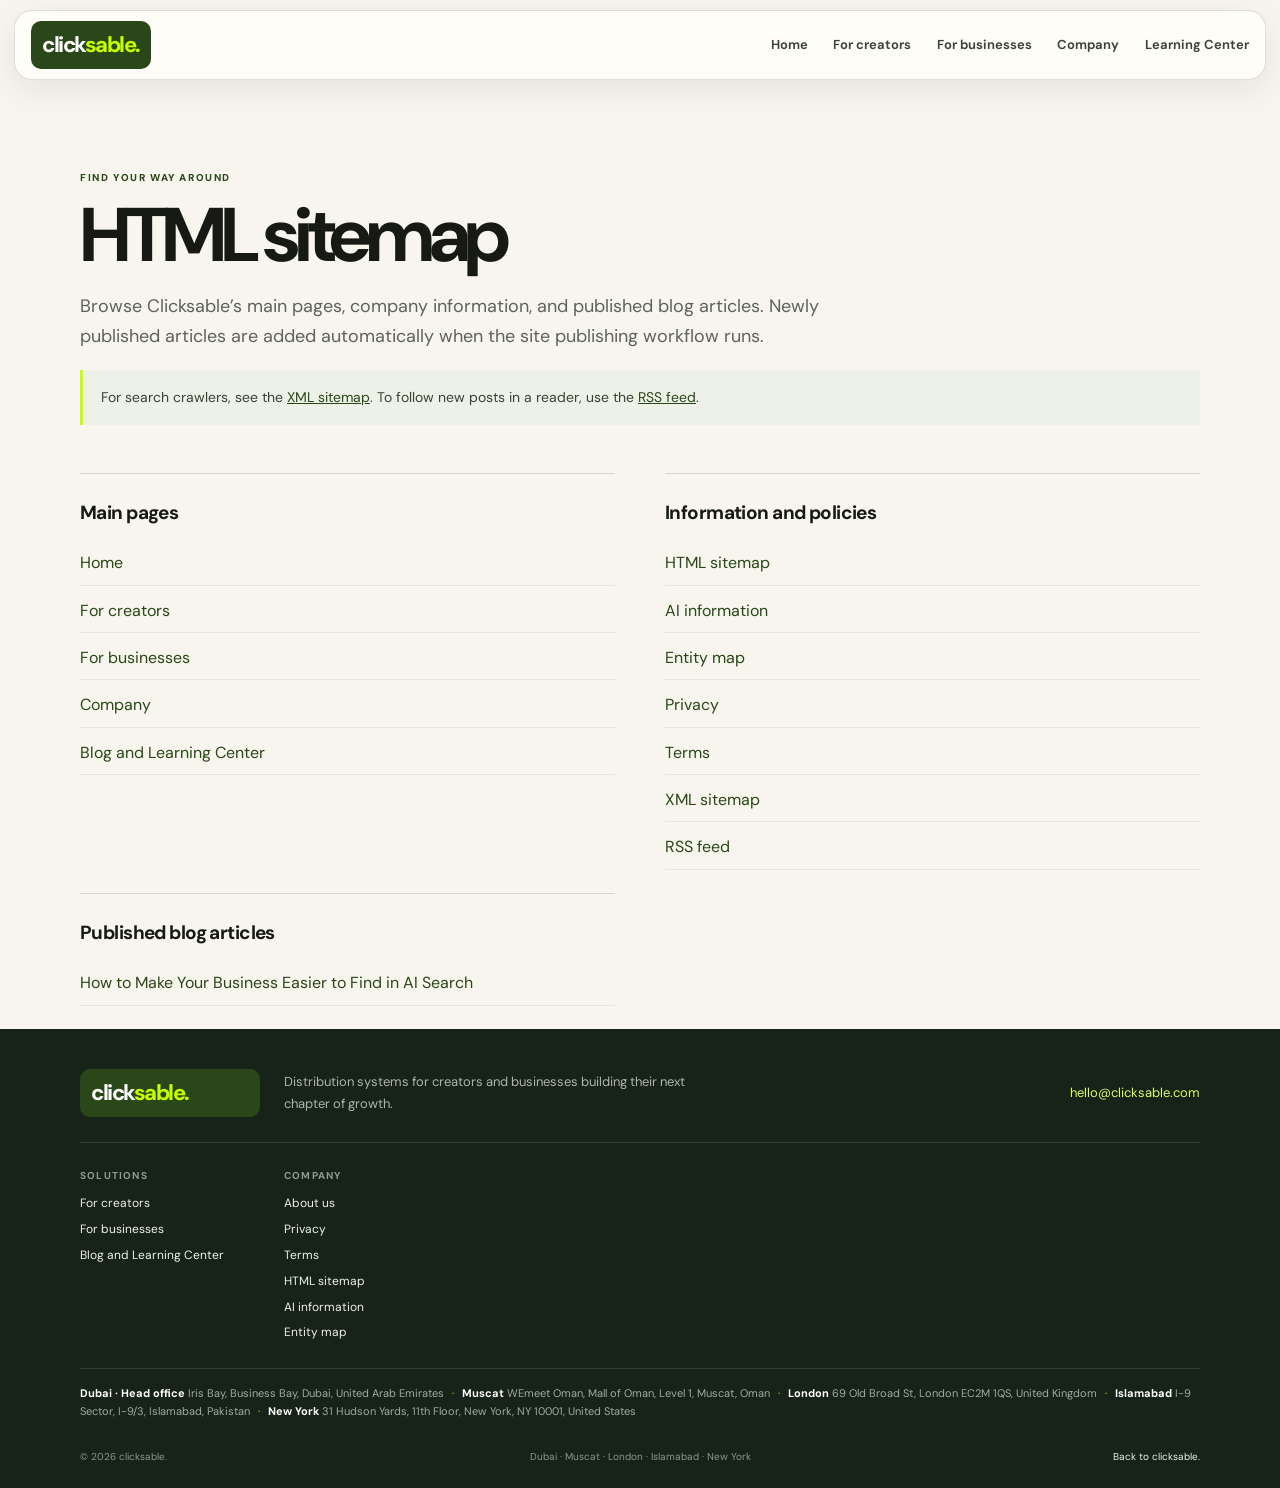
<file: sitemap/index.html>
<!doctype html><html lang="en"><head><meta charset="utf-8"><meta name="viewport" content="width=device-width,initial-scale=1"><title>HTML sitemap | clicksable.</title><meta name="description" content="Browse Clicksable pages, policies, and every published blog article."><meta name="robots" content="index,follow,max-image-preview:large"><link rel="canonical" href="https://clicksable.com/sitemap/"><link rel="icon" type="image/svg+xml" href="/assets/clicksable-pointer.svg?v=4"><link rel="preconnect" href="https://fonts.googleapis.com"><link rel="preconnect" href="https://fonts.gstatic.com" crossorigin><link href="https://fonts.googleapis.com/css2?family=DM+Sans:wght@400;500;600;700;800&display=swap" rel="stylesheet"><style>
:root{color-scheme:light;--paper:#f7f5ed;--ink:#171a14;--muted:#5d635a;--green:#294719;--lime:#c8ff00;--line:rgba(23,26,20,.14);--surface:#fffdf8}*{box-sizing:border-box}html{scroll-behavior:smooth}body{margin:0;background:var(--paper);color:var(--ink);font:16px/1.65 "DM Sans",system-ui,sans-serif;-webkit-font-smoothing:antialiased}a{color:var(--green)}.topbar{position:sticky;top:10px;z-index:5;width:min(1280px,calc(100% - 28px));margin:10px auto 0;padding:10px 16px;display:flex;align-items:center;justify-content:space-between;border:1px solid var(--line);border-radius:18px;background:rgba(255,253,248,.94);box-shadow:0 10px 34px rgba(23,26,20,.08);backdrop-filter:blur(16px)}.brand{padding:6px 11px;border-radius:10px;background:var(--green);color:white;font-size:22px;font-weight:800;letter-spacing:-1.5px;text-decoration:none}.brand span{color:var(--lime)}.nav{display:flex;gap:clamp(12px,2vw,26px);font-size:13px;font-weight:650}.nav a{text-decoration:none;color:#3c4139;white-space:nowrap}.menu{display:none}.wrap{width:min(1120px,calc(100% - 42px));margin:0 auto}.hero{padding:clamp(52px,8vw,90px) 0 34px}.eyebrow{margin:0 0 10px;color:var(--green);font-size:10px;font-weight:800;letter-spacing:.16em;text-transform:uppercase}.hero h1{max-width:850px;margin:0;font-size:clamp(42px,7vw,76px);line-height:1.02;letter-spacing:-.07em}.intro{max-width:750px;color:var(--muted);font-size:18px}.columns{display:grid;grid-template-columns:repeat(2,minmax(0,1fr));gap:36px;padding:20px 0 76px}.group{padding:23px 0;border-top:1px solid var(--line)}.group h2{margin:0 0 14px;font-size:19px;letter-spacing:-.03em}.linklist{display:grid;gap:4px}.linklist a{padding:8px 0;text-decoration:none;border-bottom:1px solid rgba(23,26,20,.07)}.linklist a:hover{text-decoration:underline}.linklist small{display:block;color:var(--muted);font-size:12px}.site-footer{padding:40px max(21px,calc((100vw - 1120px)/2)) 22px;background:#172318;color:#eef2e9}.footer-top{display:grid;grid-template-columns:180px minmax(200px,1fr) auto;gap:24px;align-items:center;padding-bottom:25px;border-bottom:1px solid rgba(255,255,255,.13)}.footer-top p{max-width:420px;margin:0;color:rgba(238,242,233,.7);font-size:13px}.footer-top>a:last-child{color:#d8ff5d;text-decoration:none;font-size:13px}.footer-links{display:flex;gap:60px;padding:25px 0}.footer-links>div{display:grid;gap:6px;align-content:start}.footer-links strong{margin-bottom:4px;color:rgba(238,242,233,.58);font-size:10px;letter-spacing:.12em;text-transform:uppercase}.footer-links a{color:#eef2e9;font-size:12px;text-decoration:none}.offices{padding:15px 0;border-top:1px solid rgba(255,255,255,.13);color:rgba(238,242,233,.65);font-size:11px}.offices b{color:#fff}.offices span{padding:0 5px;color:#c8ff00}.footer-bottom{display:flex;justify-content:space-between;gap:12px;padding-top:14px;color:rgba(238,242,233,.55);font-size:10px}.footer-bottom a{color:#eef2e9;text-decoration:none}.sitemap-grid{display:grid;grid-template-columns:repeat(2,minmax(0,1fr));gap:0 50px}.sitemap-grid .group{break-inside:avoid}.note{padding:16px 18px;border-left:3px solid var(--lime);background:#edf1e7;color:#394335;font-size:14px}.entity-card{margin:18px 0;padding:25px;border:1px solid var(--line);border-radius:20px;background:var(--surface)}.entity-card h2{margin-top:0}.entity-card ul{padding-left:21px}.entity-card li{margin:7px 0}.entity-card p{color:var(--muted)}@media(max-width:700px){.topbar{min-height:56px}.menu{display:inline-flex;align-items:center;justify-content:center;height:42px;padding:0 15px;border:1px solid var(--line);border-radius:999px;background:white;color:var(--ink);font:600 13px system-ui}.nav{display:none;position:absolute;top:calc(100% + 8px);left:0;right:0;padding:10px;border:1px solid var(--line);border-radius:16px;background:#fffdf8;box-shadow:0 14px 30px #171a1420}.nav.open{display:grid;gap:0}.nav a{padding:11px}.columns,.sitemap-grid{grid-template-columns:1fr;gap:0}.footer-top{grid-template-columns:1fr;gap:10px}.footer-links{gap:30px}.footer-bottom{display:grid}.wrap{width:calc(100% - 36px)}}
</style><style id="brand-pointer">@media(hover:hover) and (pointer:fine){html,body,body *{cursor:url("/assets/clicksable-pointer.svg?v=4") 20 11,auto!important}input:not([type="button"]):not([type="submit"]):not([type="reset"]):not([type="checkbox"]):not([type="radio"]):not([type="range"]),textarea,[contenteditable="true"],[role="textbox"]{cursor:text!important}button:disabled,[aria-disabled="true"]{cursor:not-allowed!important}}</style><script src="/assets/clicksable-pointer-contrast.js?v=2" defer></script></head><body><header class="topbar"><a class="brand" href="/">click<span>sable.</span></a><button class="menu" aria-expanded="false" aria-controls="main-nav">Menu</button><nav class="nav" id="main-nav" aria-label="Main navigation"><a href="/">Home</a><a href="/creator/">For creators</a><a href="/business/">For businesses</a><a href="/company/">Company</a><a href="/learning/">Learning Center</a></nav></header><main class="wrap"><section class="hero"><p class="eyebrow">Find your way around</p><h1>HTML sitemap</h1><p class="intro">Browse Clicksable’s main pages, company information, and published blog articles. Newly published articles are added automatically when the site publishing workflow runs.</p><p class="note">For search crawlers, see the <a href="/sitemap.xml">XML sitemap</a>. To follow new posts in a reader, use the <a href="/learning/feed.xml">RSS feed</a>.</p></section><div class="sitemap-grid"><section class="group"><h2>Main pages</h2><div class="linklist"><a href="/">Home</a><a href="/creator/">For creators</a><a href="/business/">For businesses</a><a href="/company/">Company</a><a href="/learning/">Blog and Learning Center</a></div></section><section class="group"><h2>Information and policies</h2><div class="linklist"><a href="/sitemap/">HTML sitemap</a><a href="/ai-info/">AI information</a><a href="/entity-map.html">Entity map</a><a href="/privacy.html">Privacy</a><a href="/terms.html">Terms</a><a href="/sitemap.xml">XML sitemap</a><a href="/learning/feed.xml">RSS feed</a></div></section><section class="group"><h2>Published blog articles</h2><div class="linklist"><a href="/learning/business-ai-search-visibility/">How to Make Your Business Easier to Find in AI Search</a></div></section></div></main><footer class="site-footer"><div class="footer-top"><a class="brand" href="/">click<span>sable.</span></a><p>Distribution systems for creators and businesses building their next chapter of growth.</p><a href="mailto:hello@clicksable.com">hello@clicksable.com</a></div><div class="footer-links"><div><strong>Solutions</strong><a href="/creator/">For creators</a><a href="/business/">For businesses</a><a href="/learning/">Blog and Learning Center</a></div><div><strong>Company</strong><a href="/company/">About us</a><a href="/privacy.html">Privacy</a><a href="/terms.html">Terms</a><a href="/sitemap/">HTML sitemap</a><a href="/ai-info/">AI information</a><a href="/entity-map.html">Entity map</a></div></div><div class="offices"><b>Dubai · Head office</b> Iris Bay, Business Bay, Dubai, United Arab Emirates <span>·</span> <b>Muscat</b> WEmeet Oman, Mall of Oman, Level 1, Muscat, Oman <span>·</span> <b>London</b> 69 Old Broad St, London EC2M 1QS, United Kingdom <span>·</span> <b>Islamabad</b> I-9 Sector, I-9/3, Islamabad, Pakistan <span>·</span> <b>New York</b> 31 Hudson Yards, 11th Floor, New York, NY 10001, United States</div><div class="footer-bottom">© 2026 clicksable. <span>Dubai · Muscat · London · Islamabad · New York</span><a href="/">Back to clicksable.</a></div></footer><script>const b=document.querySelector('.menu'),n=document.querySelector('#main-nav');b?.addEventListener('click',()=>{const open=n.classList.toggle('open');b.setAttribute('aria-expanded',String(open))});</script></body></html>
</file>
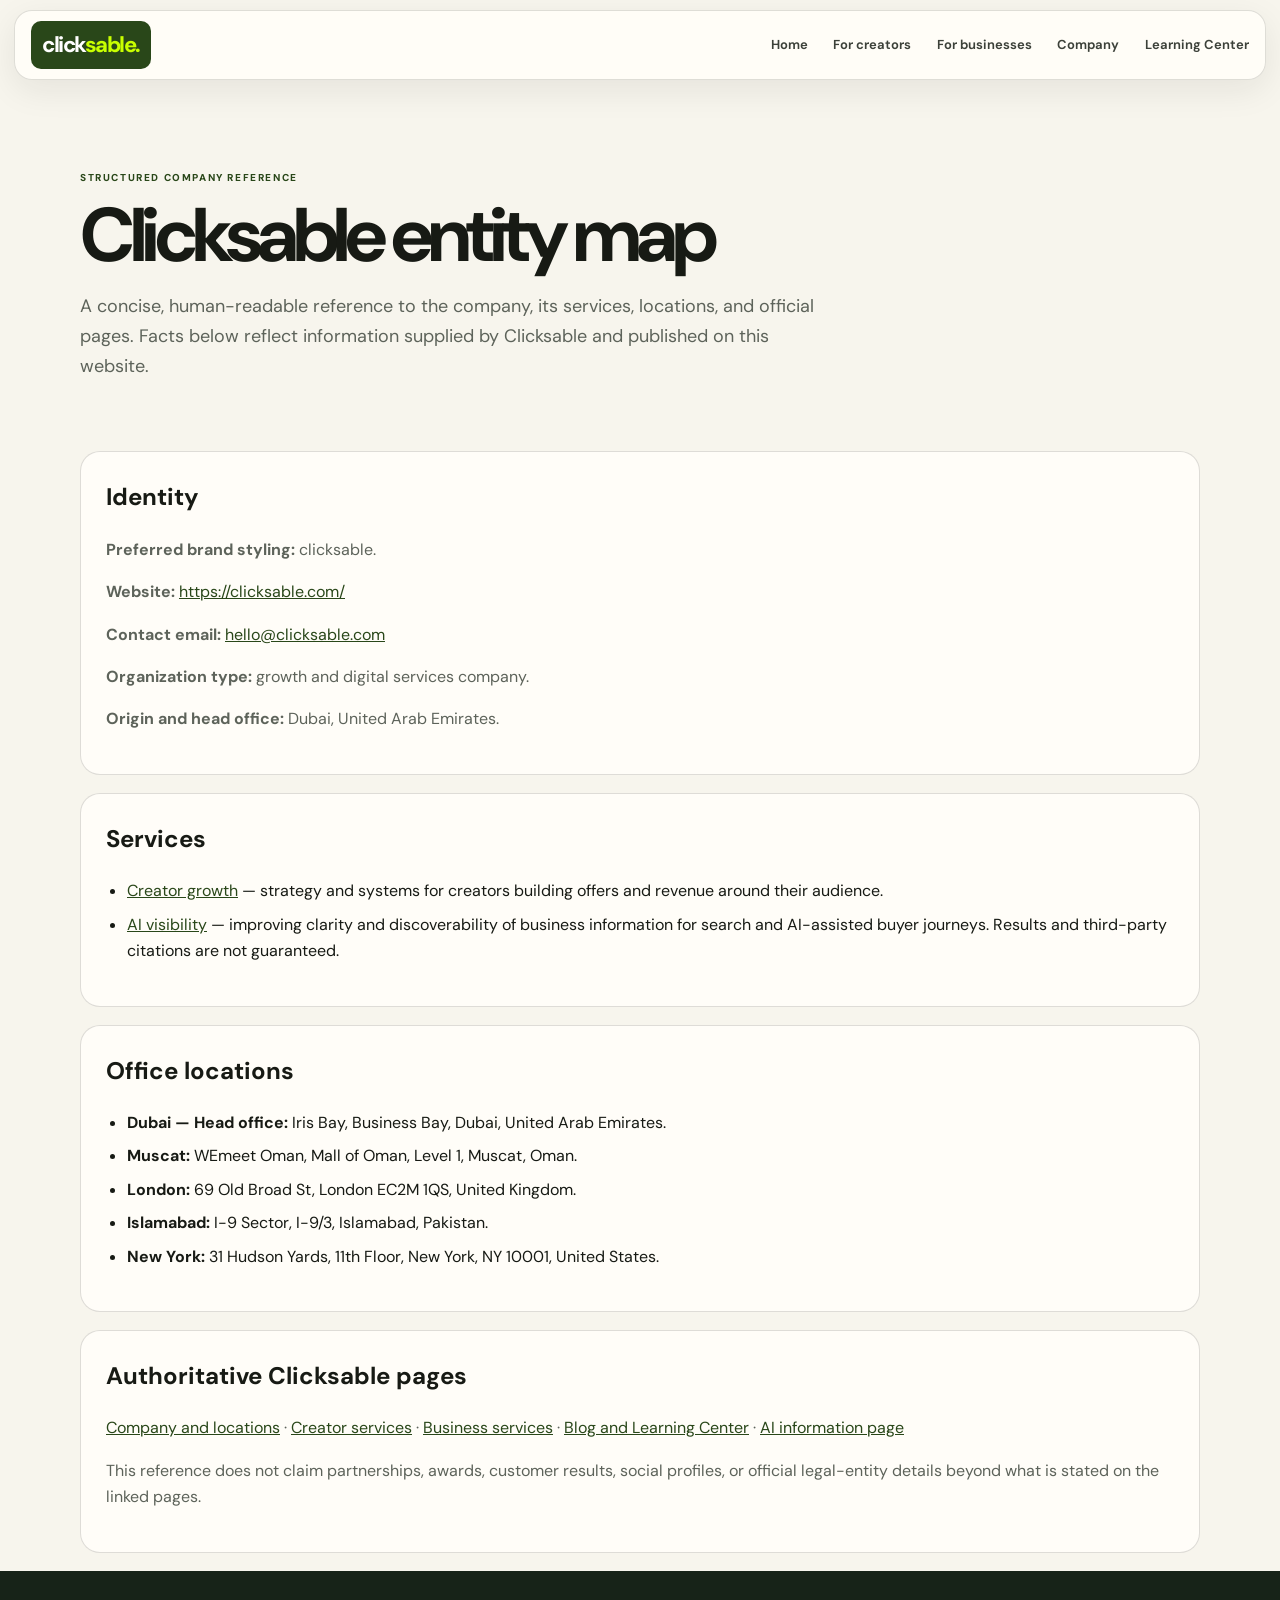
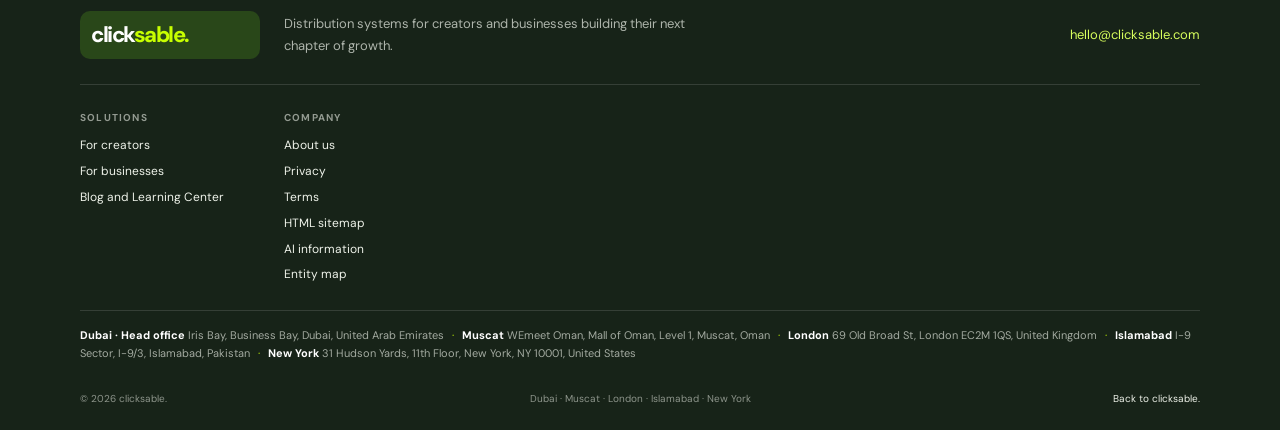
<file: entity-map.html>
<!doctype html><html lang="en"><head><meta charset="utf-8"><meta name="viewport" content="width=device-width,initial-scale=1"><title>Entity map | clicksable.</title><meta name="description" content="Structured factual reference for Clicksable: identity, services, official website, contact, and office locations."><meta name="robots" content="index,follow,max-image-preview:large"><link rel="canonical" href="https://clicksable.com/entity-map.html"><link rel="icon" type="image/svg+xml" href="/assets/clicksable-pointer.svg?v=4"><link rel="preconnect" href="https://fonts.googleapis.com"><link rel="preconnect" href="https://fonts.gstatic.com" crossorigin><link href="https://fonts.googleapis.com/css2?family=DM+Sans:wght@400;500;600;700;800&display=swap" rel="stylesheet"><style>
:root{color-scheme:light;--paper:#f7f5ed;--ink:#171a14;--muted:#5d635a;--green:#294719;--lime:#c8ff00;--line:rgba(23,26,20,.14);--surface:#fffdf8}*{box-sizing:border-box}html{scroll-behavior:smooth}body{margin:0;background:var(--paper);color:var(--ink);font:16px/1.65 "DM Sans",system-ui,sans-serif;-webkit-font-smoothing:antialiased}a{color:var(--green)}.topbar{position:sticky;top:10px;z-index:5;width:min(1280px,calc(100% - 28px));margin:10px auto 0;padding:10px 16px;display:flex;align-items:center;justify-content:space-between;border:1px solid var(--line);border-radius:18px;background:rgba(255,253,248,.94);box-shadow:0 10px 34px rgba(23,26,20,.08);backdrop-filter:blur(16px)}.brand{padding:6px 11px;border-radius:10px;background:var(--green);color:white;font-size:22px;font-weight:800;letter-spacing:-1.5px;text-decoration:none}.brand span{color:var(--lime)}.nav{display:flex;gap:clamp(12px,2vw,26px);font-size:13px;font-weight:650}.nav a{text-decoration:none;color:#3c4139;white-space:nowrap}.menu{display:none}.wrap{width:min(1120px,calc(100% - 42px));margin:0 auto}.hero{padding:clamp(52px,8vw,90px) 0 34px}.eyebrow{margin:0 0 10px;color:var(--green);font-size:10px;font-weight:800;letter-spacing:.16em;text-transform:uppercase}.hero h1{max-width:850px;margin:0;font-size:clamp(42px,7vw,76px);line-height:1.02;letter-spacing:-.07em}.intro{max-width:750px;color:var(--muted);font-size:18px}.columns{display:grid;grid-template-columns:repeat(2,minmax(0,1fr));gap:36px;padding:20px 0 76px}.group{padding:23px 0;border-top:1px solid var(--line)}.group h2{margin:0 0 14px;font-size:19px;letter-spacing:-.03em}.linklist{display:grid;gap:4px}.linklist a{padding:8px 0;text-decoration:none;border-bottom:1px solid rgba(23,26,20,.07)}.linklist a:hover{text-decoration:underline}.linklist small{display:block;color:var(--muted);font-size:12px}.site-footer{padding:40px max(21px,calc((100vw - 1120px)/2)) 22px;background:#172318;color:#eef2e9}.footer-top{display:grid;grid-template-columns:180px minmax(200px,1fr) auto;gap:24px;align-items:center;padding-bottom:25px;border-bottom:1px solid rgba(255,255,255,.13)}.footer-top p{max-width:420px;margin:0;color:rgba(238,242,233,.7);font-size:13px}.footer-top>a:last-child{color:#d8ff5d;text-decoration:none;font-size:13px}.footer-links{display:flex;gap:60px;padding:25px 0}.footer-links>div{display:grid;gap:6px;align-content:start}.footer-links strong{margin-bottom:4px;color:rgba(238,242,233,.58);font-size:10px;letter-spacing:.12em;text-transform:uppercase}.footer-links a{color:#eef2e9;font-size:12px;text-decoration:none}.offices{padding:15px 0;border-top:1px solid rgba(255,255,255,.13);color:rgba(238,242,233,.65);font-size:11px}.offices b{color:#fff}.offices span{padding:0 5px;color:#c8ff00}.footer-bottom{display:flex;justify-content:space-between;gap:12px;padding-top:14px;color:rgba(238,242,233,.55);font-size:10px}.footer-bottom a{color:#eef2e9;text-decoration:none}.sitemap-grid{display:grid;grid-template-columns:repeat(2,minmax(0,1fr));gap:0 50px}.sitemap-grid .group{break-inside:avoid}.note{padding:16px 18px;border-left:3px solid var(--lime);background:#edf1e7;color:#394335;font-size:14px}.entity-card{margin:18px 0;padding:25px;border:1px solid var(--line);border-radius:20px;background:var(--surface)}.entity-card h2{margin-top:0}.entity-card ul{padding-left:21px}.entity-card li{margin:7px 0}.entity-card p{color:var(--muted)}@media(max-width:700px){.topbar{min-height:56px}.menu{display:inline-flex;align-items:center;justify-content:center;height:42px;padding:0 15px;border:1px solid var(--line);border-radius:999px;background:white;color:var(--ink);font:600 13px system-ui}.nav{display:none;position:absolute;top:calc(100% + 8px);left:0;right:0;padding:10px;border:1px solid var(--line);border-radius:16px;background:#fffdf8;box-shadow:0 14px 30px #171a1420}.nav.open{display:grid;gap:0}.nav a{padding:11px}.columns,.sitemap-grid{grid-template-columns:1fr;gap:0}.footer-top{grid-template-columns:1fr;gap:10px}.footer-links{gap:30px}.footer-bottom{display:grid}.wrap{width:calc(100% - 36px)}}
</style><style id="brand-pointer">@media(hover:hover) and (pointer:fine){html,body,body *{cursor:url("/assets/clicksable-pointer.svg?v=4") 20 11,auto!important}input:not([type="button"]):not([type="submit"]):not([type="reset"]):not([type="checkbox"]):not([type="radio"]):not([type="range"]),textarea,[contenteditable="true"],[role="textbox"]{cursor:text!important}button:disabled,[aria-disabled="true"]{cursor:not-allowed!important}}</style><script src="/assets/clicksable-pointer-contrast.js?v=2" defer></script></head><body><header class="topbar"><a class="brand" href="/">click<span>sable.</span></a><button class="menu" aria-expanded="false" aria-controls="main-nav">Menu</button><nav class="nav" id="main-nav" aria-label="Main navigation"><a href="/">Home</a><a href="/creator/">For creators</a><a href="/business/">For businesses</a><a href="/company/">Company</a><a href="/learning/">Learning Center</a></nav></header><main class="wrap"><script type="application/ld+json">{"@context":"https://schema.org","@graph":[{"@context":"https://schema.org","@type":"Organization","@id":"https://clicksable.com/#organization","name":"clicksable.","url":"https://clicksable.com/","email":"hello@clicksable.com","description":"A Dubai-founded growth and digital services company serving creators and businesses with creator growth and AI visibility services.","areaServed":["United Arab Emirates","Oman","United Kingdom","Pakistan","United States"],"address":[{"@type":"PostalAddress","streetAddress":"Iris Bay, Business Bay","addressLocality":"Dubai","addressCountry":"AE"},{"@type":"PostalAddress","streetAddress":"WEmeet Oman, Mall of Oman, Level 1","addressLocality":"Muscat","addressCountry":"OM"},{"@type":"PostalAddress","streetAddress":"69 Old Broad St","addressLocality":"London","postalCode":"EC2M 1QS","addressCountry":"GB"},{"@type":"PostalAddress","streetAddress":"I-9 Sector, I-9/3","addressLocality":"Islamabad","addressCountry":"PK"},{"@type":"PostalAddress","streetAddress":"31 Hudson Yards, 11th Floor","addressLocality":"New York","addressRegion":"NY","postalCode":"10001","addressCountry":"US"}]},{"@type":"WebSite","@id":"https://clicksable.com/#website","url":"https://clicksable.com/","name":"clicksable.","publisher":{"@id":"https://clicksable.com/#organization"},"inLanguage":"en"}]}</script><section class="hero"><p class="eyebrow">Structured company reference</p><h1>Clicksable entity map</h1><p class="intro">A concise, human-readable reference to the company, its services, locations, and official pages. Facts below reflect information supplied by Clicksable and published on this website.</p></section><section class="entity-card"><h2>Identity</h2><p><strong>Preferred brand styling:</strong> clicksable.</p><p><strong>Website:</strong> <a href="https://clicksable.com/">https://clicksable.com/</a></p><p><strong>Contact email:</strong> <a href="mailto:hello@clicksable.com">hello@clicksable.com</a></p><p><strong>Organization type:</strong> growth and digital services company.</p><p><strong>Origin and head office:</strong> Dubai, United Arab Emirates.</p></section><section class="entity-card"><h2>Services</h2><ul><li><a href="/creator/">Creator growth</a> — strategy and systems for creators building offers and revenue around their audience.</li><li><a href="/business/">AI visibility</a> — improving clarity and discoverability of business information for search and AI-assisted buyer journeys. Results and third-party citations are not guaranteed.</li></ul></section><section class="entity-card"><h2>Office locations</h2><ul><li><strong>Dubai — Head office:</strong> Iris Bay, Business Bay, Dubai, United Arab Emirates.</li><li><strong>Muscat:</strong> WEmeet Oman, Mall of Oman, Level 1, Muscat, Oman.</li><li><strong>London:</strong> 69 Old Broad St, London EC2M 1QS, United Kingdom.</li><li><strong>Islamabad:</strong> I-9 Sector, I-9/3, Islamabad, Pakistan.</li><li><strong>New York:</strong> 31 Hudson Yards, 11th Floor, New York, NY 10001, United States.</li></ul></section><section class="entity-card"><h2>Authoritative Clicksable pages</h2><p><a href="/company/">Company and locations</a> · <a href="/creator/">Creator services</a> · <a href="/business/">Business services</a> · <a href="/learning/">Blog and Learning Center</a> · <a href="/ai-info/">AI information page</a></p><p>This reference does not claim partnerships, awards, customer results, social profiles, or official legal-entity details beyond what is stated on the linked pages.</p></section></main><footer class="site-footer"><div class="footer-top"><a class="brand" href="/">click<span>sable.</span></a><p>Distribution systems for creators and businesses building their next chapter of growth.</p><a href="mailto:hello@clicksable.com">hello@clicksable.com</a></div><div class="footer-links"><div><strong>Solutions</strong><a href="/creator/">For creators</a><a href="/business/">For businesses</a><a href="/learning/">Blog and Learning Center</a></div><div><strong>Company</strong><a href="/company/">About us</a><a href="/privacy.html">Privacy</a><a href="/terms.html">Terms</a><a href="/sitemap/">HTML sitemap</a><a href="/ai-info/">AI information</a><a href="/entity-map.html">Entity map</a></div></div><div class="offices"><b>Dubai · Head office</b> Iris Bay, Business Bay, Dubai, United Arab Emirates <span>·</span> <b>Muscat</b> WEmeet Oman, Mall of Oman, Level 1, Muscat, Oman <span>·</span> <b>London</b> 69 Old Broad St, London EC2M 1QS, United Kingdom <span>·</span> <b>Islamabad</b> I-9 Sector, I-9/3, Islamabad, Pakistan <span>·</span> <b>New York</b> 31 Hudson Yards, 11th Floor, New York, NY 10001, United States</div><div class="footer-bottom">© 2026 clicksable. <span>Dubai · Muscat · London · Islamabad · New York</span><a href="/">Back to clicksable.</a></div></footer><script>const b=document.querySelector('.menu'),n=document.querySelector('#main-nav');b?.addEventListener('click',()=>{const open=n.classList.toggle('open');b.setAttribute('aria-expanded',String(open))});</script></body></html>
</file>
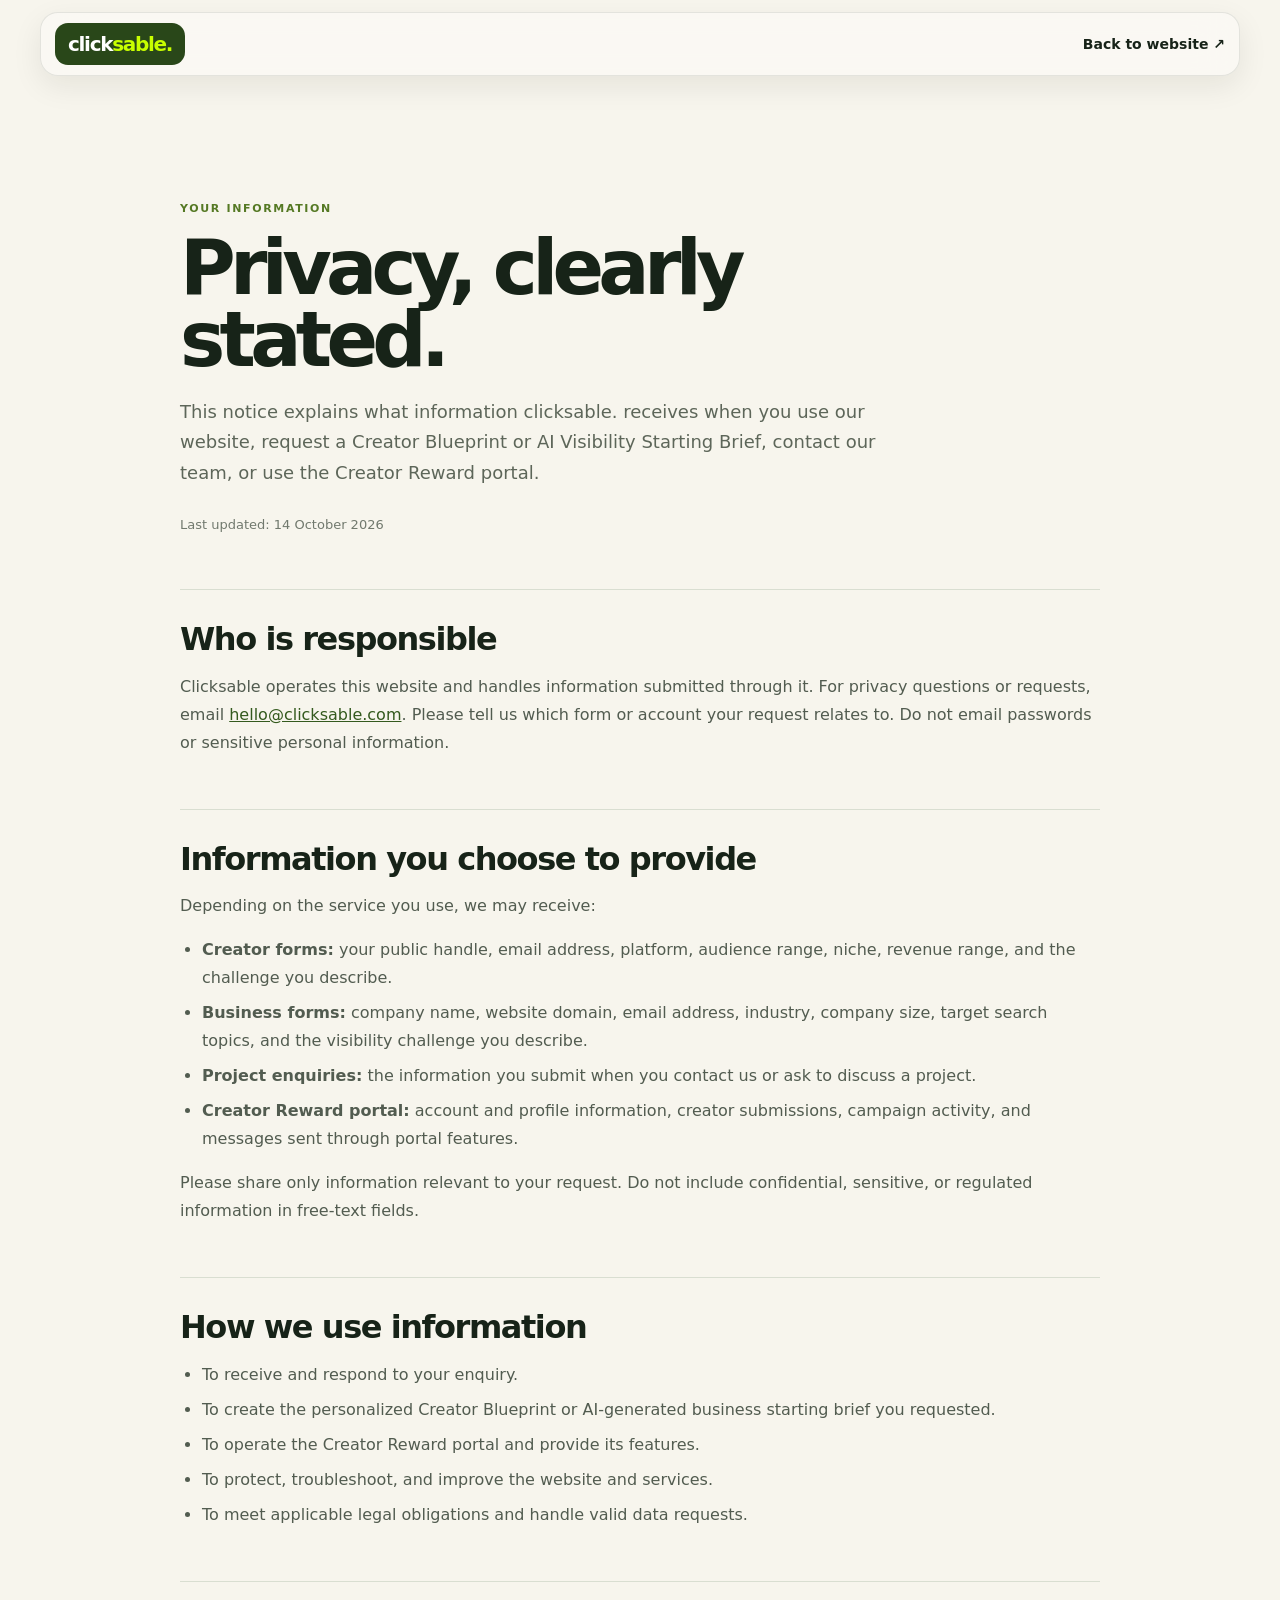
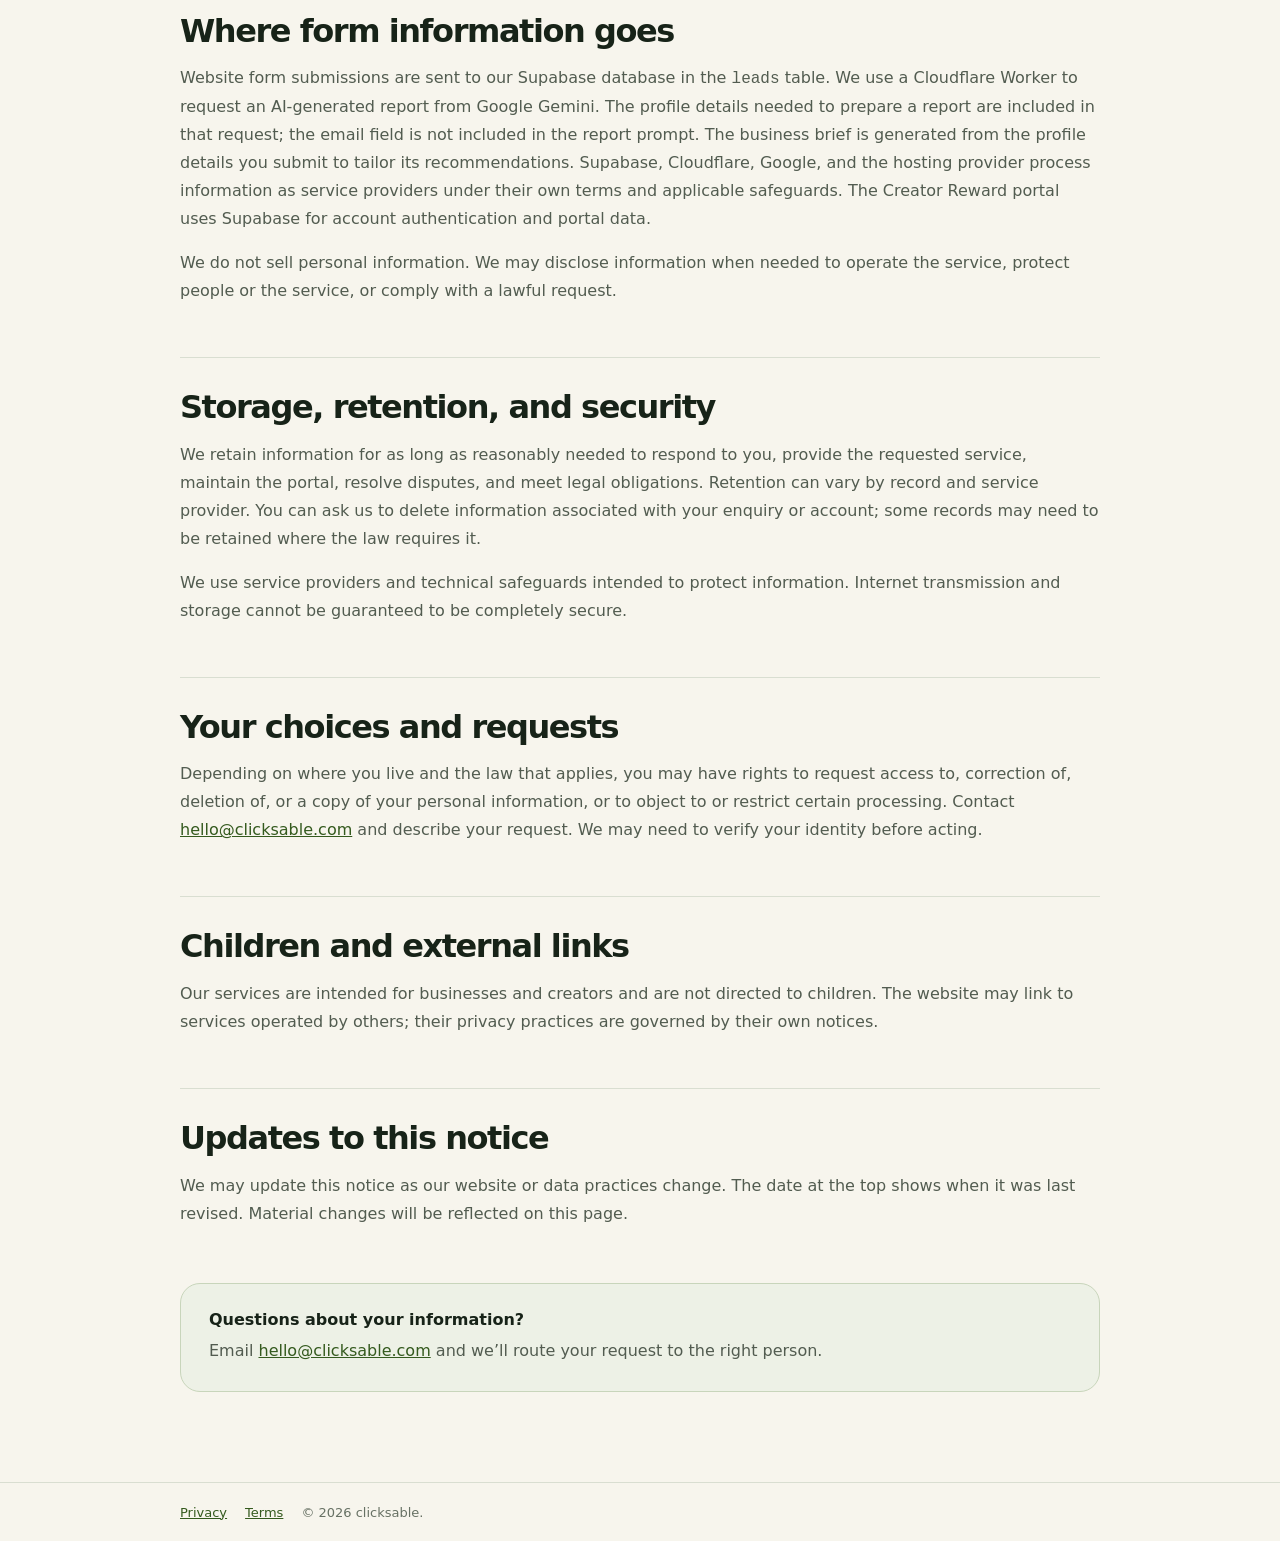
<file: privacy.html>
<!doctype html>
<html lang="en">
<head>
  <meta charset="utf-8">
  <link rel="icon" type="image/svg+xml" href="/assets/clicksable-pointer.svg?v=4">
  <meta name="viewport" content="width=device-width,initial-scale=1">
  <meta name="theme-color" content="#f7f5ed">
  <title>Privacy policy — clicksable.</title>
  <meta name="description" content="How clicksable. handles information submitted through its website, project forms, and creator portal.">
  <meta name="robots" content="index,follow,max-image-preview:large">
  <link rel="canonical" href="https://clicksable.com/privacy.html">
  <style>
    :root{color-scheme:light;--paper:#f7f5ed;--ink:#172318;--green:#294719;--lime:#c8ff00;--muted:#5d6659;--line:#d9ded1}
    *{box-sizing:border-box}html{scroll-behavior:smooth}body{margin:0;background:var(--paper);color:var(--ink);font-family:Inter,system-ui,-apple-system,BlinkMacSystemFont,"Segoe UI",sans-serif;-webkit-font-smoothing:antialiased}
    .site-header{position:sticky;top:12px;z-index:5;width:min(1200px,calc(100% - 32px));margin:12px auto 0;padding:10px 14px;display:flex;align-items:center;justify-content:space-between;border:1px solid rgba(23,35,24,.1);border-radius:18px;background:rgba(250,249,243,.91);box-shadow:0 10px 30px rgba(24,29,19,.08);backdrop-filter:blur(20px)}
    .brand{display:inline-flex;align-items:center;min-height:42px;padding:0 13px;border-radius:13px;background:var(--green);color:#fff;text-decoration:none;font-size:20px;font-weight:850;letter-spacing:-.065em}.brand span{color:var(--lime)}.header-link{color:var(--ink);text-decoration:none;font-size:14px;font-weight:650}
    main{width:min(920px,calc(100% - 40px));margin:0 auto;padding:clamp(56px,9vw,112px) 0 90px}.eyebrow{color:#557924;font-size:11px;font-weight:800;letter-spacing:.15em;text-transform:uppercase}h1{max-width:780px;margin:14px 0 20px;font-size:clamp(42px,8vw,76px);line-height:.95;letter-spacing:-.075em} .intro{max-width:700px;color:var(--muted);font-size:18px;line-height:1.7} .updated{margin-top:26px;color:#71796e;font-size:13px}
    article{margin-top:52px;padding-top:32px;border-top:1px solid var(--line)}h2{margin:0 0 14px;font-size:clamp(23px,4vw,32px);line-height:1.08;letter-spacing:-.045em}p,li{color:#525c50;font-size:16px;line-height:1.75}ul{padding-left:22px}li+li{margin-top:7px}a{color:#345a1e} .contact-card{margin-top:55px;padding:26px 28px;border:1px solid #c8d5bb;border-radius:20px;background:#edf1e6}.contact-card p{margin:8px 0 0}.site-footer{padding:22px max(20px,calc((100vw - 920px)/2));border-top:1px solid var(--line);color:#677164;font-size:13px}.site-footer a{margin-right:18px}
    @media(max-width:560px){.site-header{top:8px}.header-link{font-size:13px}main{width:calc(100% - 36px);padding-top:64px}.intro{font-size:16px}p,li{font-size:15px}.contact-card{padding:22px}}
    @media(prefers-reduced-motion:reduce){html{scroll-behavior:auto}*,*::before,*::after{animation-duration:.01ms!important;transition-duration:.01ms!important}}
  </style>
<style id="clicksable-arrow-cursor">@media(hover:hover) and (pointer:fine){html,body,body *{cursor:url("/assets/clicksable-pointer.svg?v=4") 20 11,auto!important}input:not([type="button"]):not([type="submit"]):not([type="reset"]):not([type="checkbox"]):not([type="radio"]):not([type="range"]),textarea,[contenteditable="true"],[role="textbox"]{cursor:text!important}button:disabled,[aria-disabled="true"]{cursor:not-allowed!important}}</style><script src="/assets/clicksable-pointer-contrast.js?v=2" defer></script></head>
<body>
  <header class="site-header"><a class="brand" href="/">click<span>sable.</span></a><a class="header-link" href="/">Back to website <span aria-hidden="true">↗</span></a></header>
  <main>
    <p class="eyebrow">Your information</p>
    <h1>Privacy, clearly stated.</h1>
    <p class="intro">This notice explains what information clicksable. receives when you use our website, request a Creator Blueprint or AI Visibility Starting Brief, contact our team, or use the Creator Reward portal.</p>
    <p class="updated">Last updated: 14 October 2026</p>

    <article><h2>Who is responsible</h2><p>Clicksable operates this website and handles information submitted through it. For privacy questions or requests, email <a href="mailto:hello@clicksable.com?subject=Privacy%20request">hello@clicksable.com</a>. Please tell us which form or account your request relates to. Do not email passwords or sensitive personal information.</p></article>

    <article><h2>Information you choose to provide</h2><p>Depending on the service you use, we may receive:</p><ul><li><strong>Creator forms:</strong> your public handle, email address, platform, audience range, niche, revenue range, and the challenge you describe.</li><li><strong>Business forms:</strong> company name, website domain, email address, industry, company size, target search topics, and the visibility challenge you describe.</li><li><strong>Project enquiries:</strong> the information you submit when you contact us or ask to discuss a project.</li><li><strong>Creator Reward portal:</strong> account and profile information, creator submissions, campaign activity, and messages sent through portal features.</li></ul><p>Please share only information relevant to your request. Do not include confidential, sensitive, or regulated information in free-text fields.</p></article>

    <article><h2>How we use information</h2><ul><li>To receive and respond to your enquiry.</li><li>To create the personalized Creator Blueprint or AI-generated business starting brief you requested.</li><li>To operate the Creator Reward portal and provide its features.</li><li>To protect, troubleshoot, and improve the website and services.</li><li>To meet applicable legal obligations and handle valid data requests.</li></ul></article>

    <article><h2>Where form information goes</h2><p>Website form submissions are sent to our Supabase database in the <code>leads</code> table. We use a Cloudflare Worker to request an AI-generated report from Google Gemini. The profile details needed to prepare a report are included in that request; the email field is not included in the report prompt. The business brief is generated from the profile details you submit to tailor its recommendations. Supabase, Cloudflare, Google, and the hosting provider process information as service providers under their own terms and applicable safeguards. The Creator Reward portal uses Supabase for account authentication and portal data.</p><p>We do not sell personal information. We may disclose information when needed to operate the service, protect people or the service, or comply with a lawful request.</p></article>

    <article><h2>Storage, retention, and security</h2><p>We retain information for as long as reasonably needed to respond to you, provide the requested service, maintain the portal, resolve disputes, and meet legal obligations. Retention can vary by record and service provider. You can ask us to delete information associated with your enquiry or account; some records may need to be retained where the law requires it.</p><p>We use service providers and technical safeguards intended to protect information. Internet transmission and storage cannot be guaranteed to be completely secure.</p></article>

    <article><h2>Your choices and requests</h2><p>Depending on where you live and the law that applies, you may have rights to request access to, correction of, deletion of, or a copy of your personal information, or to object to or restrict certain processing. Contact <a href="mailto:hello@clicksable.com?subject=Privacy%20request">hello@clicksable.com</a> and describe your request. We may need to verify your identity before acting.</p></article>

    <article><h2>Children and external links</h2><p>Our services are intended for businesses and creators and are not directed to children. The website may link to services operated by others; their privacy practices are governed by their own notices.</p></article>

    <article><h2>Updates to this notice</h2><p>We may update this notice as our website or data practices change. The date at the top shows when it was last revised. Material changes will be reflected on this page.</p></article>

    <section class="contact-card"><strong>Questions about your information?</strong><p>Email <a href="mailto:hello@clicksable.com?subject=Privacy%20question">hello@clicksable.com</a> and we’ll route your request to the right person.</p></section>
  </main>
  <footer class="site-footer"><a href="privacy.html">Privacy</a><a href="terms.html">Terms</a><span>© 2026 clicksable.</span></footer>
</body>
</html>
</file>
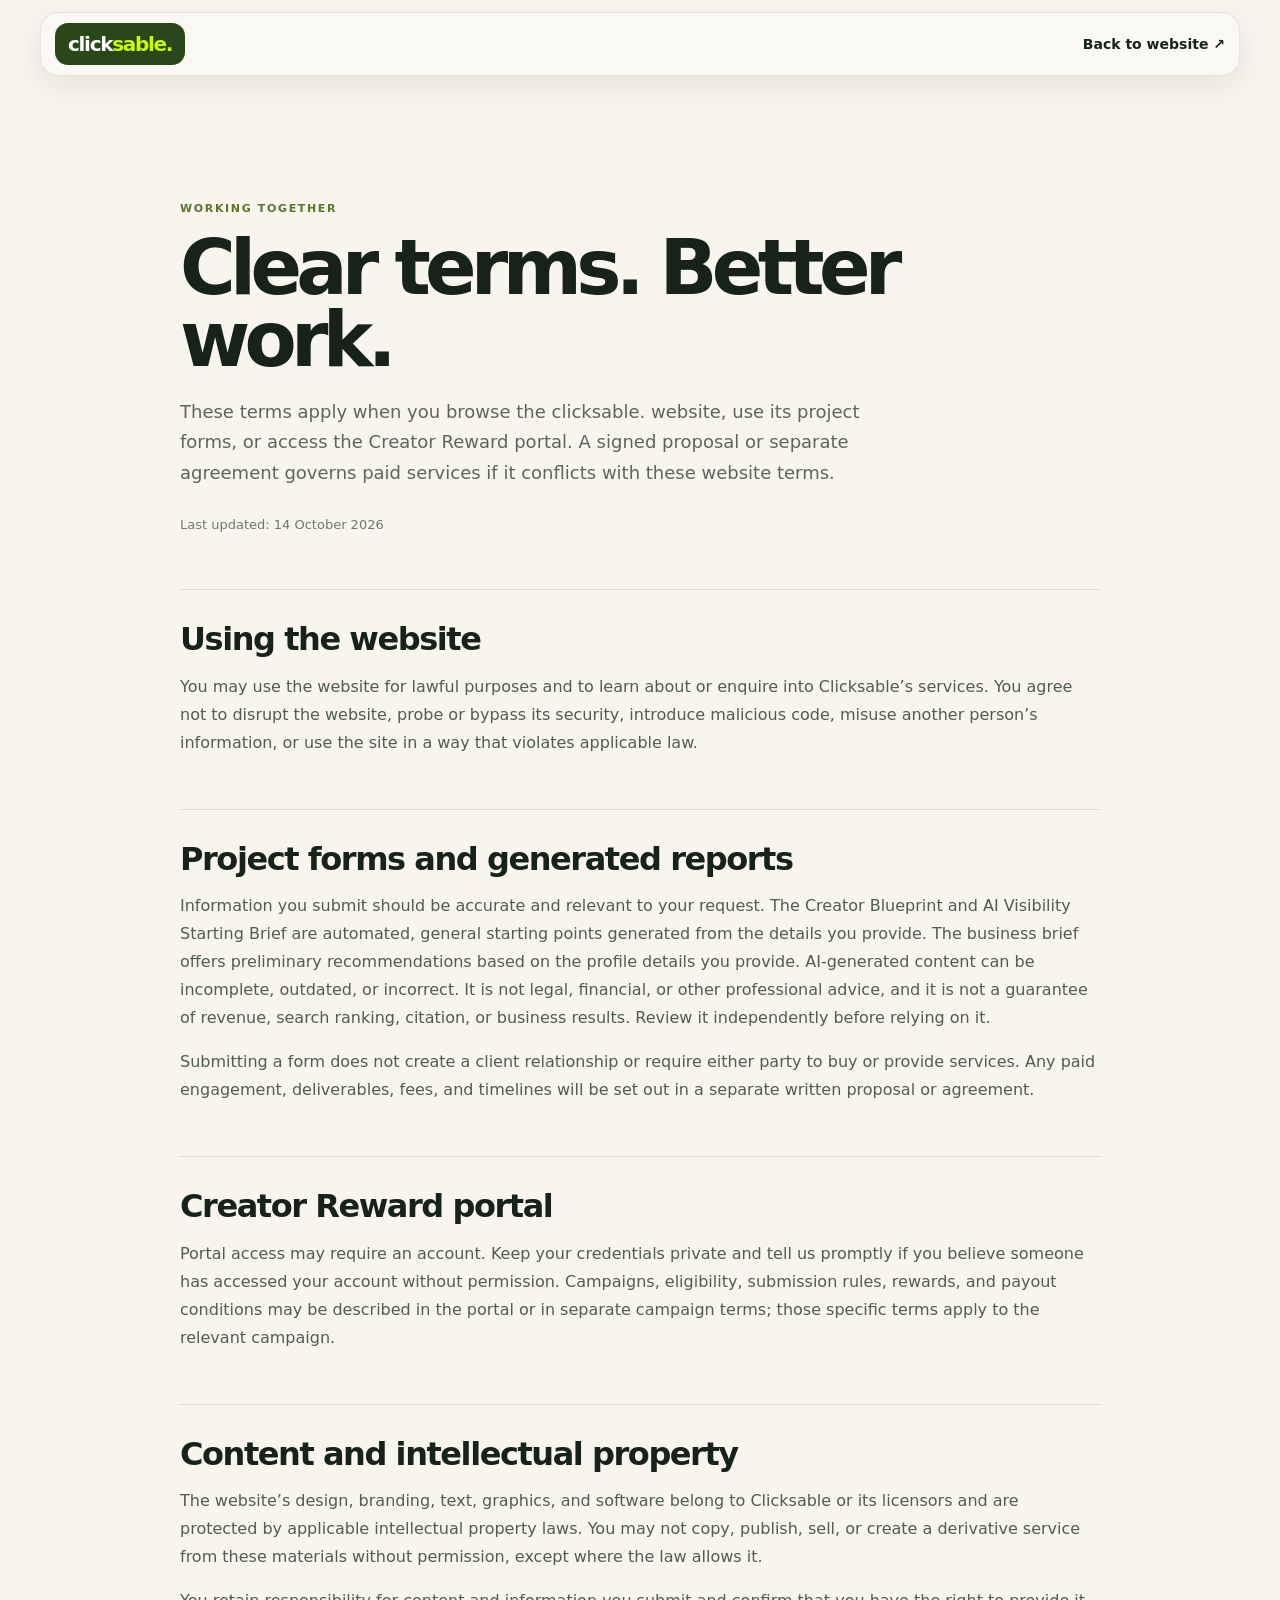
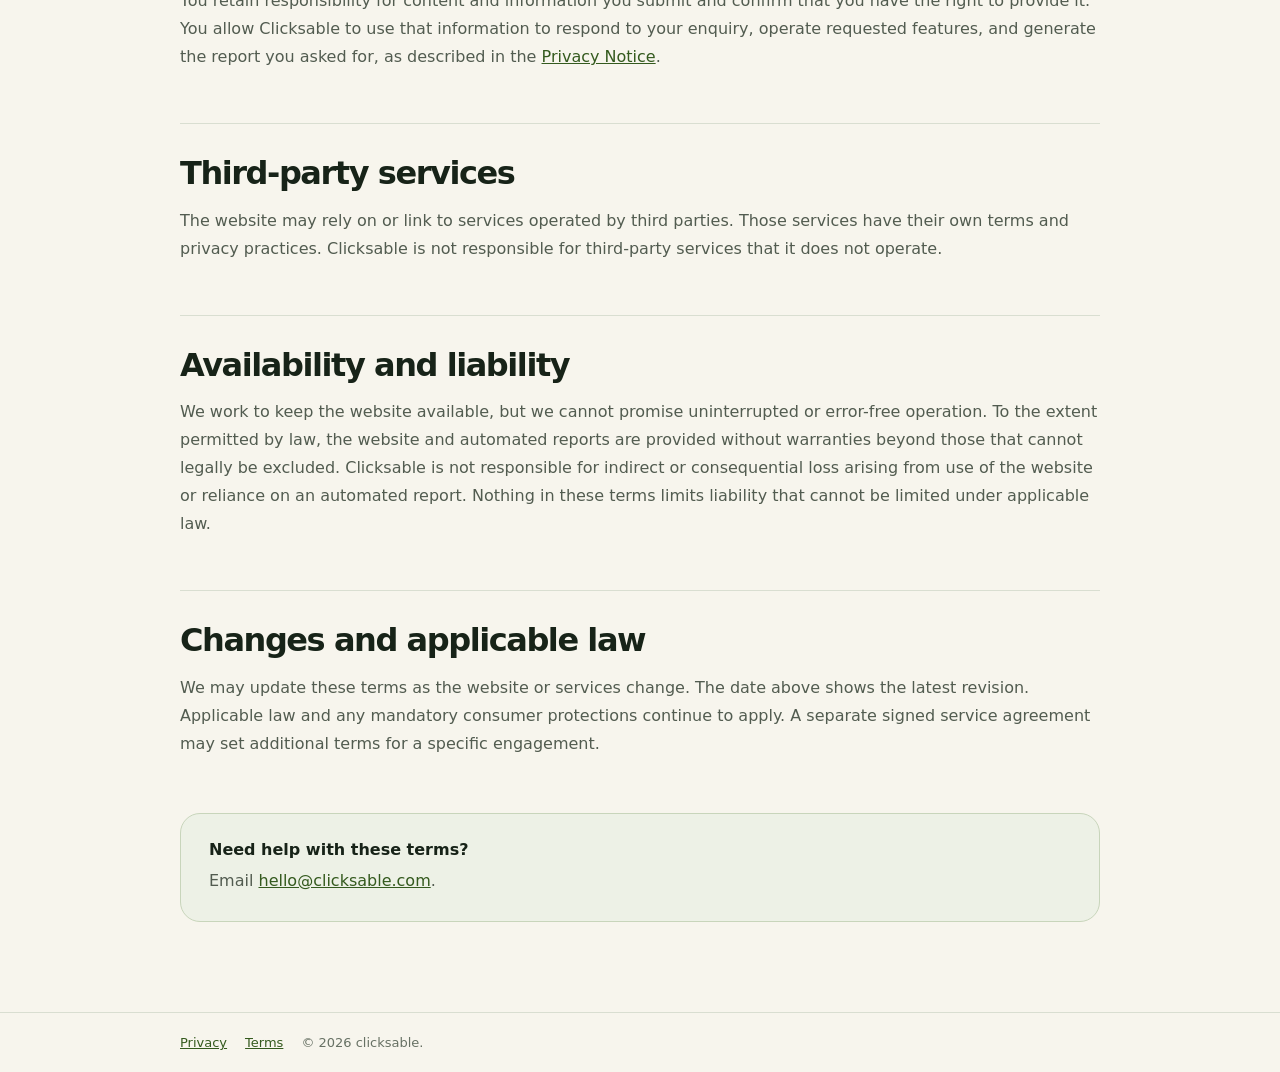
<file: terms.html>
<!doctype html>
<html lang="en">
<head>
  <meta charset="utf-8">
  <link rel="icon" type="image/svg+xml" href="/assets/clicksable-pointer.svg?v=4">
  <meta name="viewport" content="width=device-width,initial-scale=1">
  <meta name="theme-color" content="#f7f5ed">
  <title>Terms of use — clicksable.</title>
  <meta name="description" content="Terms for using the clicksable. website, project forms, and Creator Reward portal.">
  <meta name="robots" content="index,follow,max-image-preview:large">
  <link rel="canonical" href="https://clicksable.com/terms.html">
  <style>
    :root{color-scheme:light;--paper:#f7f5ed;--ink:#172318;--green:#294719;--lime:#c8ff00;--muted:#5d6659;--line:#d9ded1}
    *{box-sizing:border-box}html{scroll-behavior:smooth}body{margin:0;background:var(--paper);color:var(--ink);font-family:Inter,system-ui,-apple-system,BlinkMacSystemFont,"Segoe UI",sans-serif;-webkit-font-smoothing:antialiased}
    .site-header{position:sticky;top:12px;z-index:5;width:min(1200px,calc(100% - 32px));margin:12px auto 0;padding:10px 14px;display:flex;align-items:center;justify-content:space-between;border:1px solid rgba(23,35,24,.1);border-radius:18px;background:rgba(250,249,243,.91);box-shadow:0 10px 30px rgba(24,29,19,.08);backdrop-filter:blur(20px)}
    .brand{display:inline-flex;align-items:center;min-height:42px;padding:0 13px;border-radius:13px;background:var(--green);color:#fff;text-decoration:none;font-size:20px;font-weight:850;letter-spacing:-.065em}.brand span{color:var(--lime)}.header-link{color:var(--ink);text-decoration:none;font-size:14px;font-weight:650}
    main{width:min(920px,calc(100% - 40px));margin:0 auto;padding:clamp(56px,9vw,112px) 0 90px}.eyebrow{color:#557924;font-size:11px;font-weight:800;letter-spacing:.15em;text-transform:uppercase}h1{max-width:780px;margin:14px 0 20px;font-size:clamp(42px,8vw,76px);line-height:.95;letter-spacing:-.075em}.intro{max-width:700px;color:var(--muted);font-size:18px;line-height:1.7}.updated{margin-top:26px;color:#71796e;font-size:13px}
    article{margin-top:52px;padding-top:32px;border-top:1px solid var(--line)}h2{margin:0 0 14px;font-size:clamp(23px,4vw,32px);line-height:1.08;letter-spacing:-.045em}p,li{color:#525c50;font-size:16px;line-height:1.75}ul{padding-left:22px}li+li{margin-top:7px}a{color:#345a1e}.contact-card{margin-top:55px;padding:26px 28px;border:1px solid #c8d5bb;border-radius:20px;background:#edf1e6}.contact-card p{margin:8px 0 0}.site-footer{padding:22px max(20px,calc((100vw - 920px)/2));border-top:1px solid var(--line);color:#677164;font-size:13px}.site-footer a{margin-right:18px}
    @media(max-width:560px){.site-header{top:8px}.header-link{font-size:13px}main{width:calc(100% - 36px);padding-top:64px}.intro{font-size:16px}p,li{font-size:15px}.contact-card{padding:22px}}
    @media(prefers-reduced-motion:reduce){html{scroll-behavior:auto}*,*::before,*::after{animation-duration:.01ms!important;transition-duration:.01ms!important}}
  </style>
<style id="clicksable-arrow-cursor">@media(hover:hover) and (pointer:fine){html,body,body *{cursor:url("/assets/clicksable-pointer.svg?v=4") 20 11,auto!important}input:not([type="button"]):not([type="submit"]):not([type="reset"]):not([type="checkbox"]):not([type="radio"]):not([type="range"]),textarea,[contenteditable="true"],[role="textbox"]{cursor:text!important}button:disabled,[aria-disabled="true"]{cursor:not-allowed!important}}</style><script src="/assets/clicksable-pointer-contrast.js?v=2" defer></script></head>
<body>
  <header class="site-header"><a class="brand" href="/">click<span>sable.</span></a><a class="header-link" href="/">Back to website <span aria-hidden="true">↗</span></a></header>
  <main>
    <p class="eyebrow">Working together</p>
    <h1>Clear terms. Better work.</h1>
    <p class="intro">These terms apply when you browse the clicksable. website, use its project forms, or access the Creator Reward portal. A signed proposal or separate agreement governs paid services if it conflicts with these website terms.</p>
    <p class="updated">Last updated: 14 October 2026</p>

    <article><h2>Using the website</h2><p>You may use the website for lawful purposes and to learn about or enquire into Clicksable’s services. You agree not to disrupt the website, probe or bypass its security, introduce malicious code, misuse another person’s information, or use the site in a way that violates applicable law.</p></article>

    <article><h2>Project forms and generated reports</h2><p>Information you submit should be accurate and relevant to your request. The Creator Blueprint and AI Visibility Starting Brief are automated, general starting points generated from the details you provide. The business brief offers preliminary recommendations based on the profile details you provide. AI-generated content can be incomplete, outdated, or incorrect. It is not legal, financial, or other professional advice, and it is not a guarantee of revenue, search ranking, citation, or business results. Review it independently before relying on it.</p><p>Submitting a form does not create a client relationship or require either party to buy or provide services. Any paid engagement, deliverables, fees, and timelines will be set out in a separate written proposal or agreement.</p></article>

    <article><h2>Creator Reward portal</h2><p>Portal access may require an account. Keep your credentials private and tell us promptly if you believe someone has accessed your account without permission. Campaigns, eligibility, submission rules, rewards, and payout conditions may be described in the portal or in separate campaign terms; those specific terms apply to the relevant campaign.</p></article>

    <article><h2>Content and intellectual property</h2><p>The website’s design, branding, text, graphics, and software belong to Clicksable or its licensors and are protected by applicable intellectual property laws. You may not copy, publish, sell, or create a derivative service from these materials without permission, except where the law allows it.</p><p>You retain responsibility for content and information you submit and confirm that you have the right to provide it. You allow Clicksable to use that information to respond to your enquiry, operate requested features, and generate the report you asked for, as described in the <a href="privacy.html">Privacy Notice</a>.</p></article>

    <article><h2>Third-party services</h2><p>The website may rely on or link to services operated by third parties. Those services have their own terms and privacy practices. Clicksable is not responsible for third-party services that it does not operate.</p></article>

    <article><h2>Availability and liability</h2><p>We work to keep the website available, but we cannot promise uninterrupted or error-free operation. To the extent permitted by law, the website and automated reports are provided without warranties beyond those that cannot legally be excluded. Clicksable is not responsible for indirect or consequential loss arising from use of the website or reliance on an automated report. Nothing in these terms limits liability that cannot be limited under applicable law.</p></article>

    <article><h2>Changes and applicable law</h2><p>We may update these terms as the website or services change. The date above shows the latest revision. Applicable law and any mandatory consumer protections continue to apply. A separate signed service agreement may set additional terms for a specific engagement.</p></article>

    <section class="contact-card"><strong>Need help with these terms?</strong><p>Email <a href="mailto:hello@clicksable.com?subject=Terms%20question">hello@clicksable.com</a>.</p></section>
  </main>
  <footer class="site-footer"><a href="privacy.html">Privacy</a><a href="terms.html">Terms</a><span>© 2026 clicksable.</span></footer>
</body>
</html>
</file>
